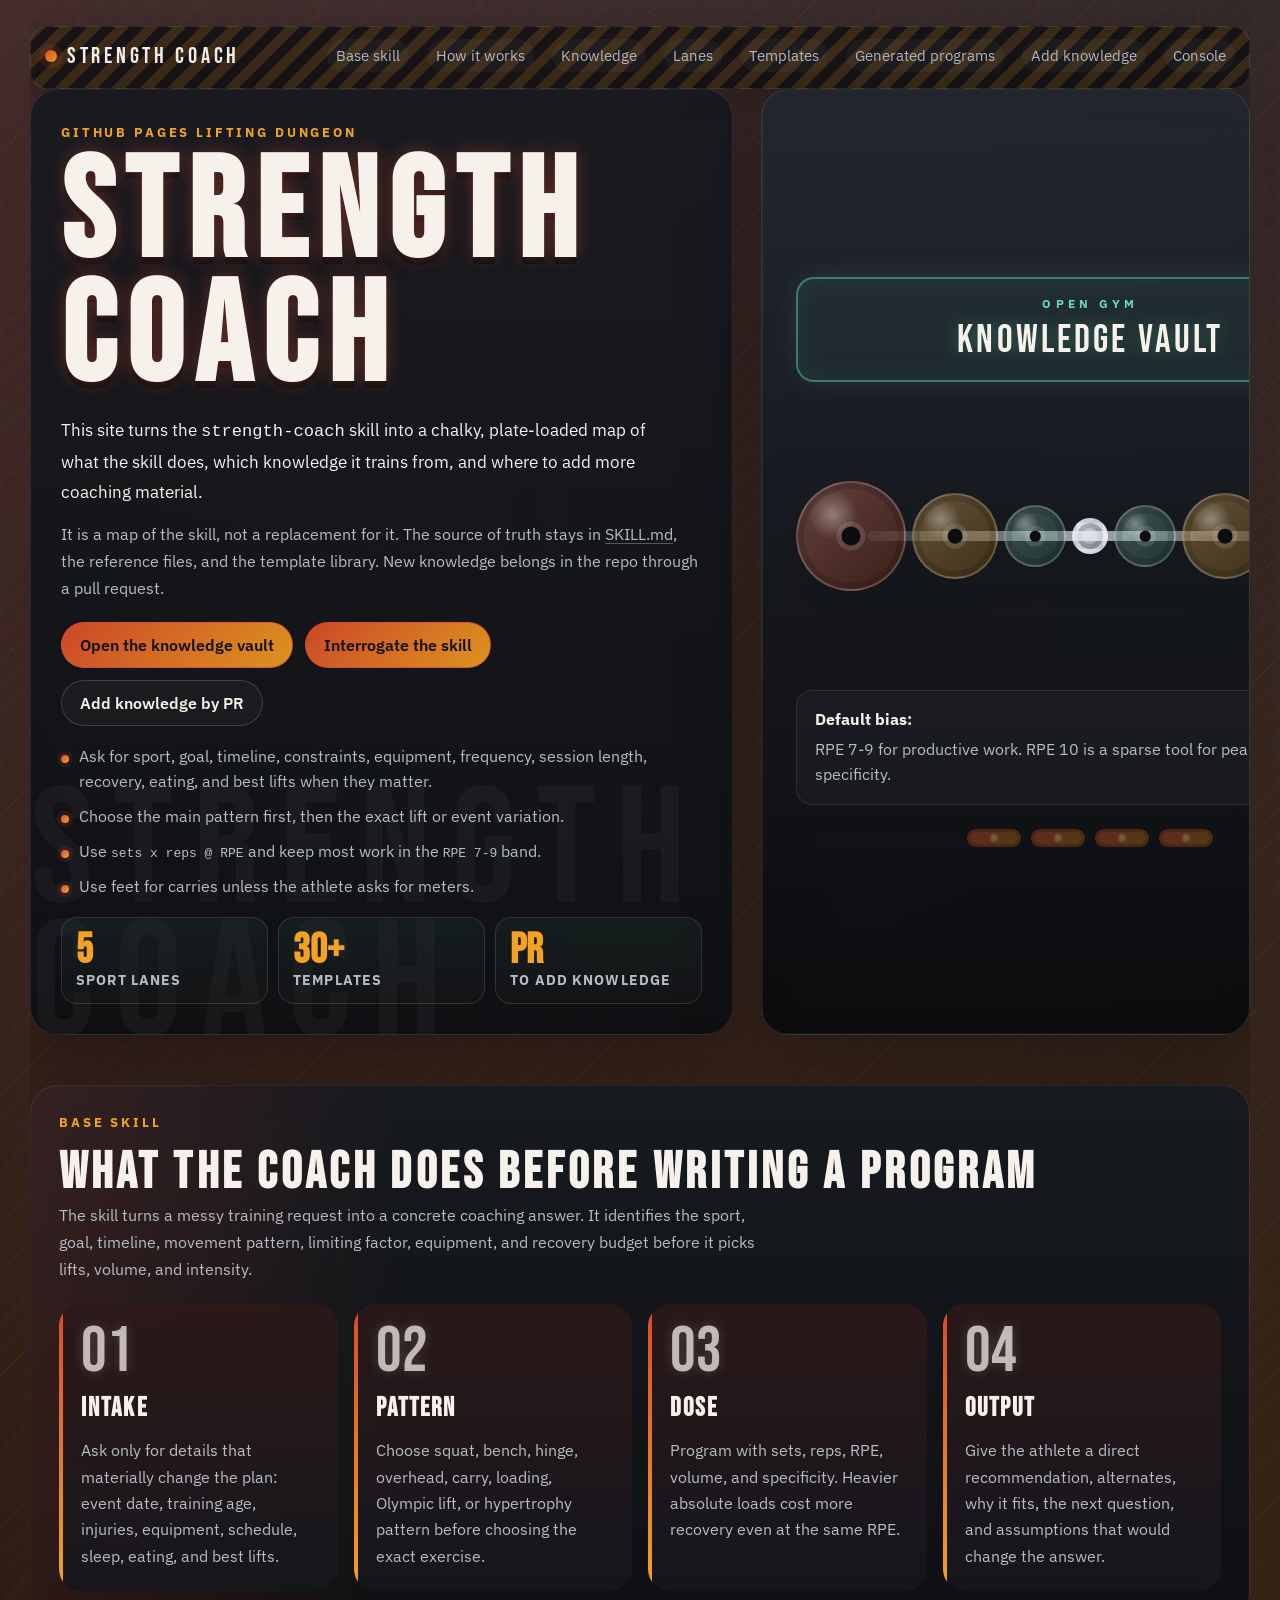
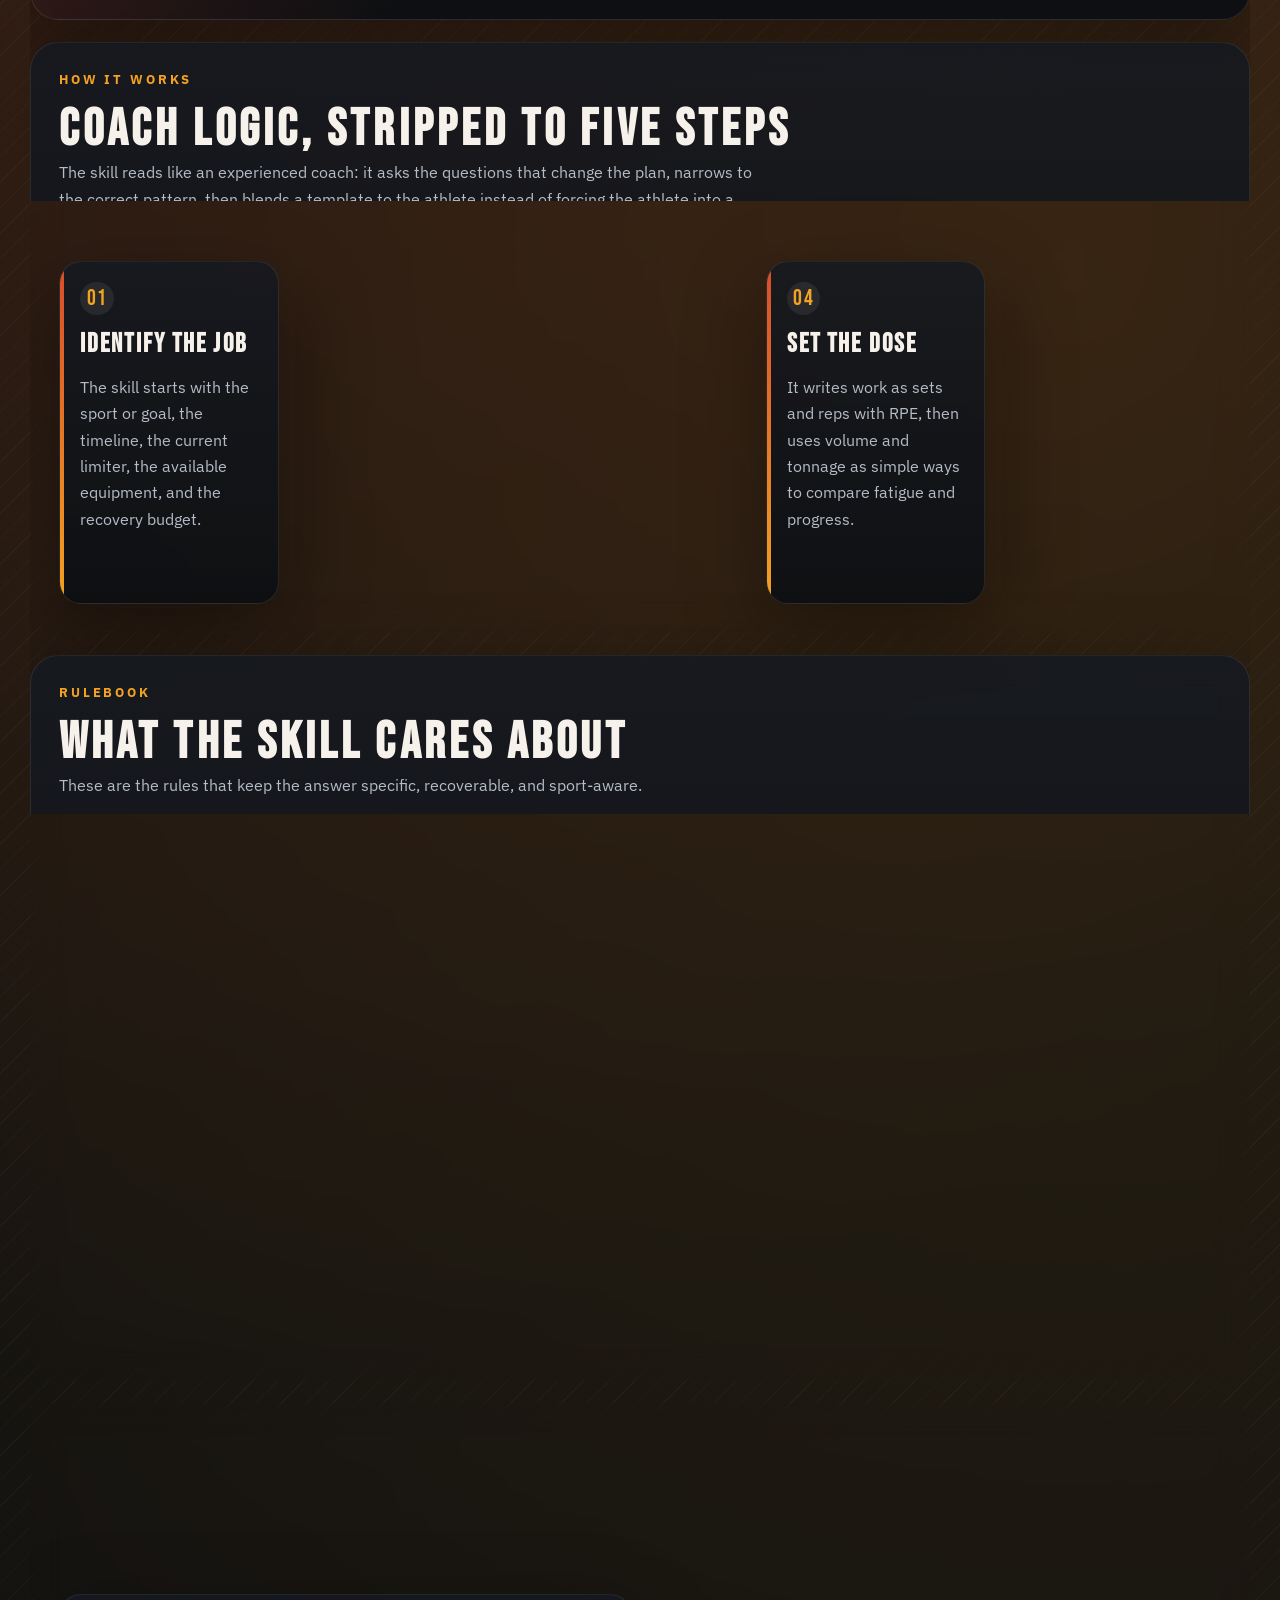
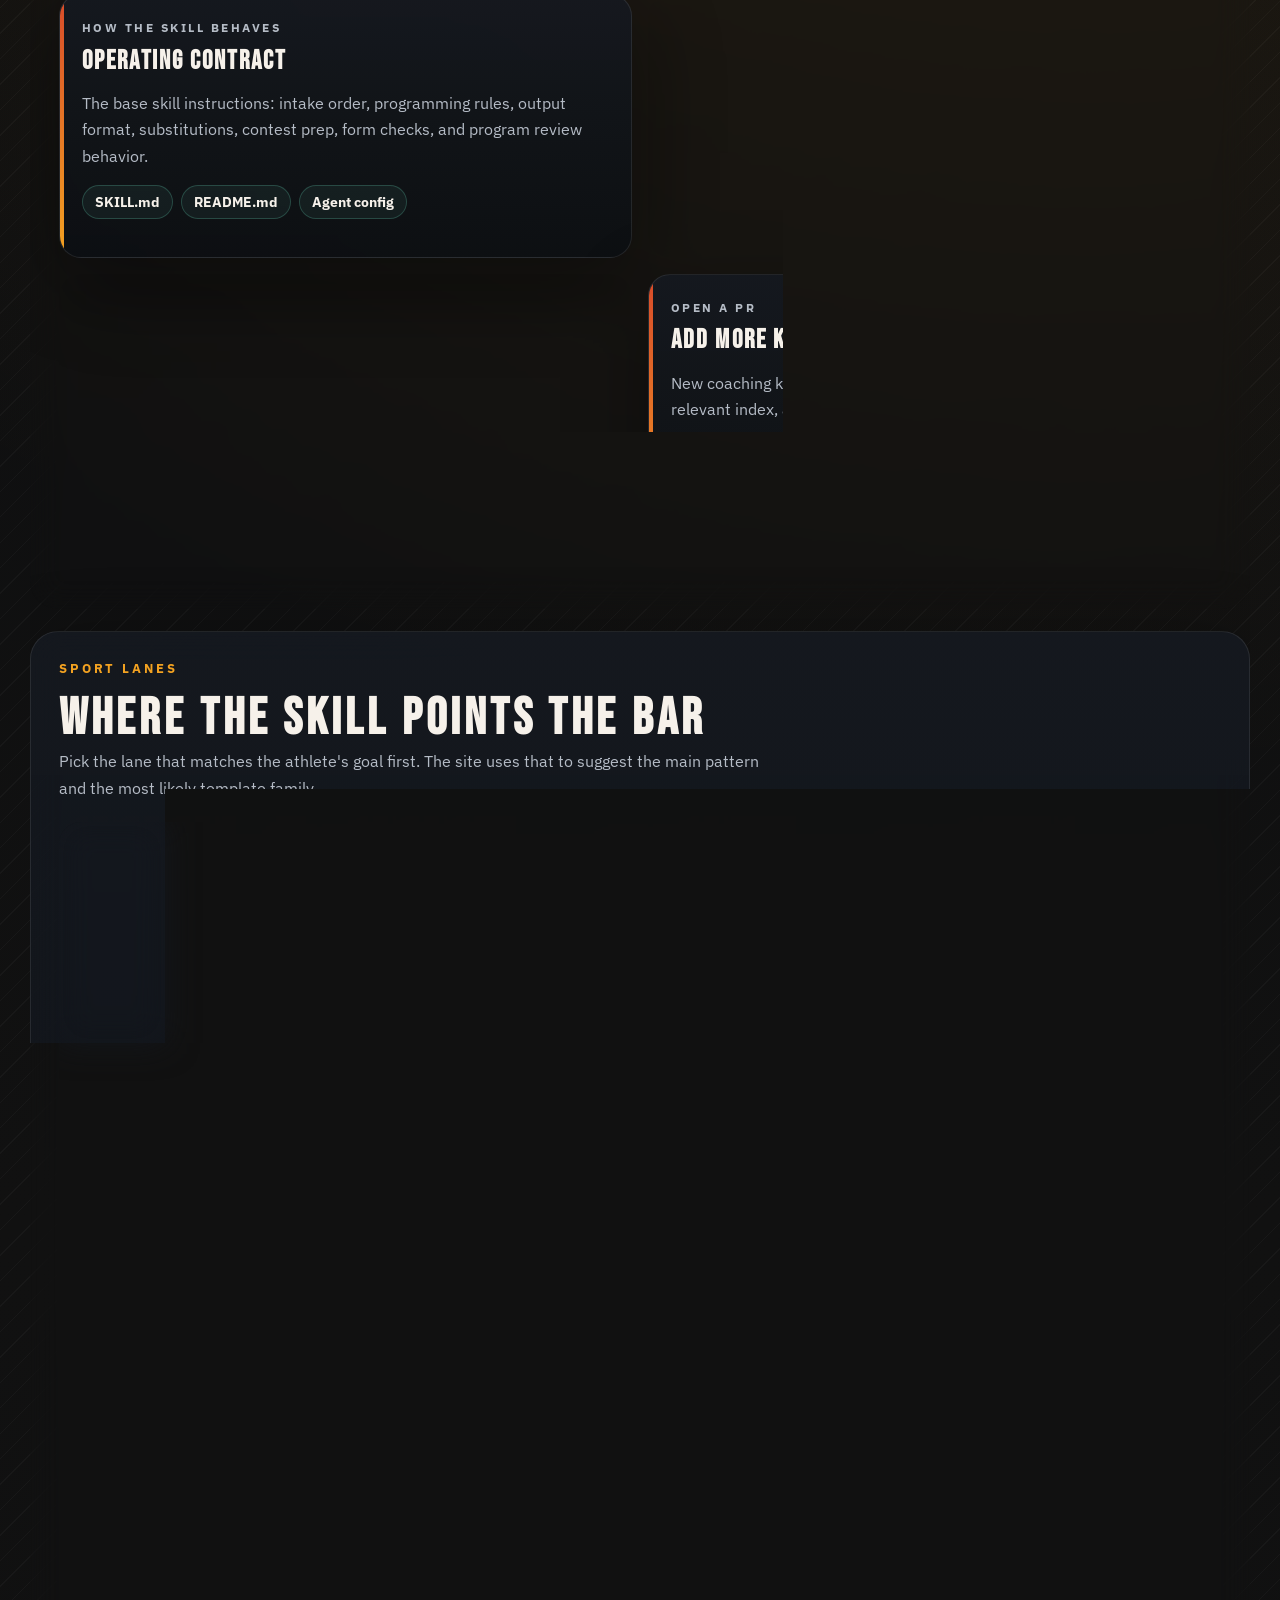
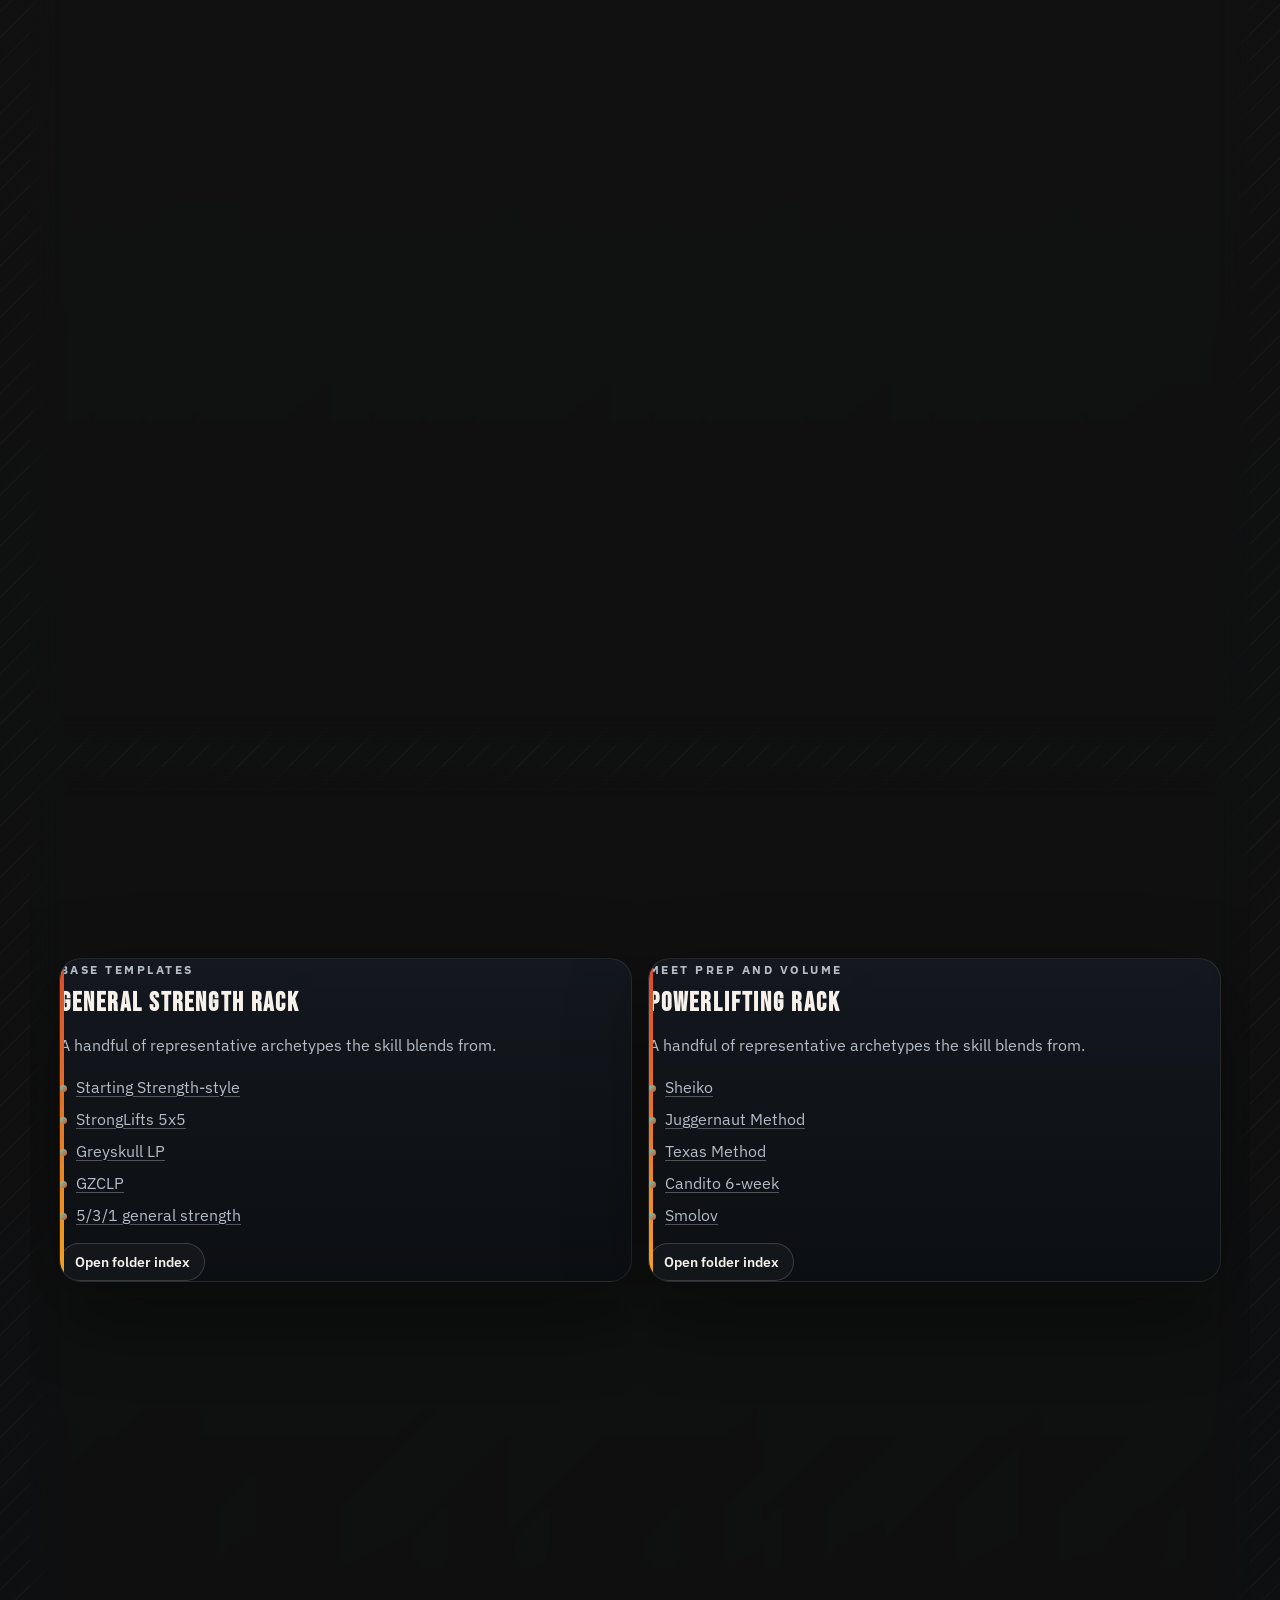
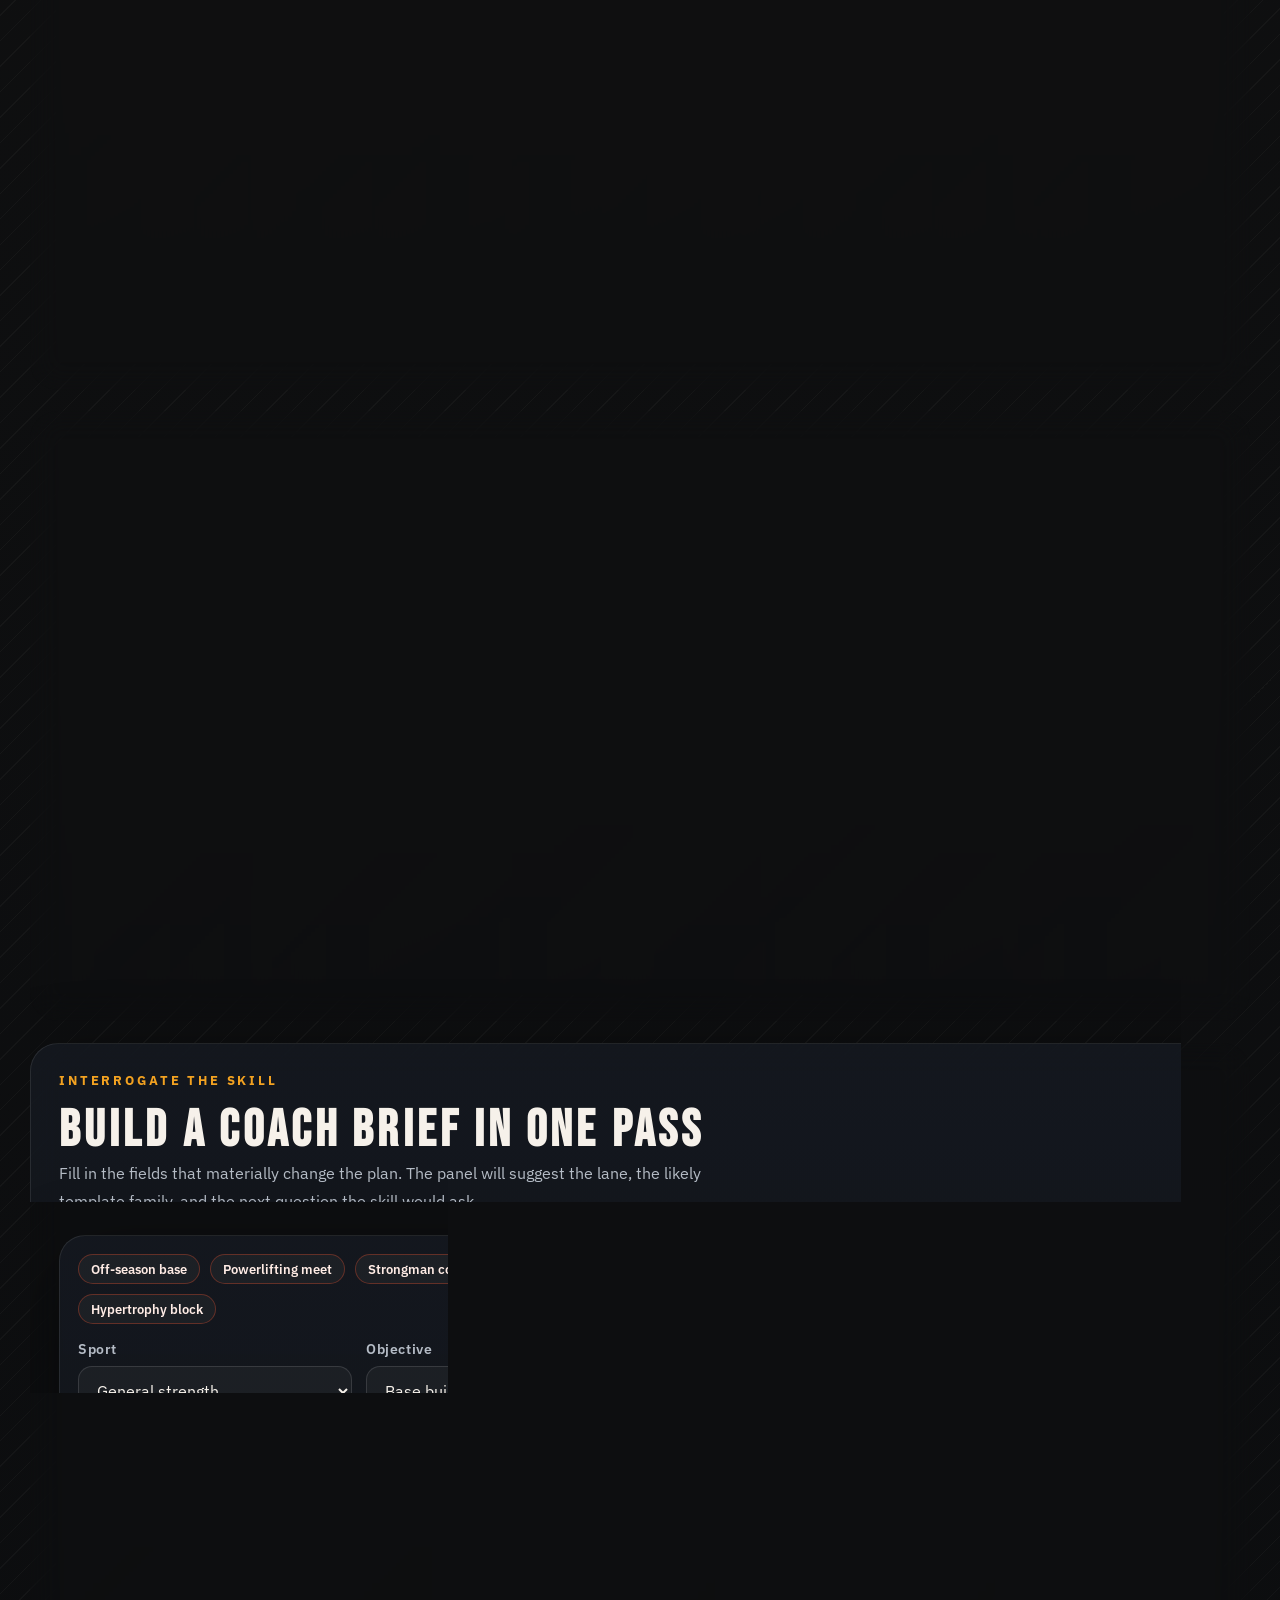
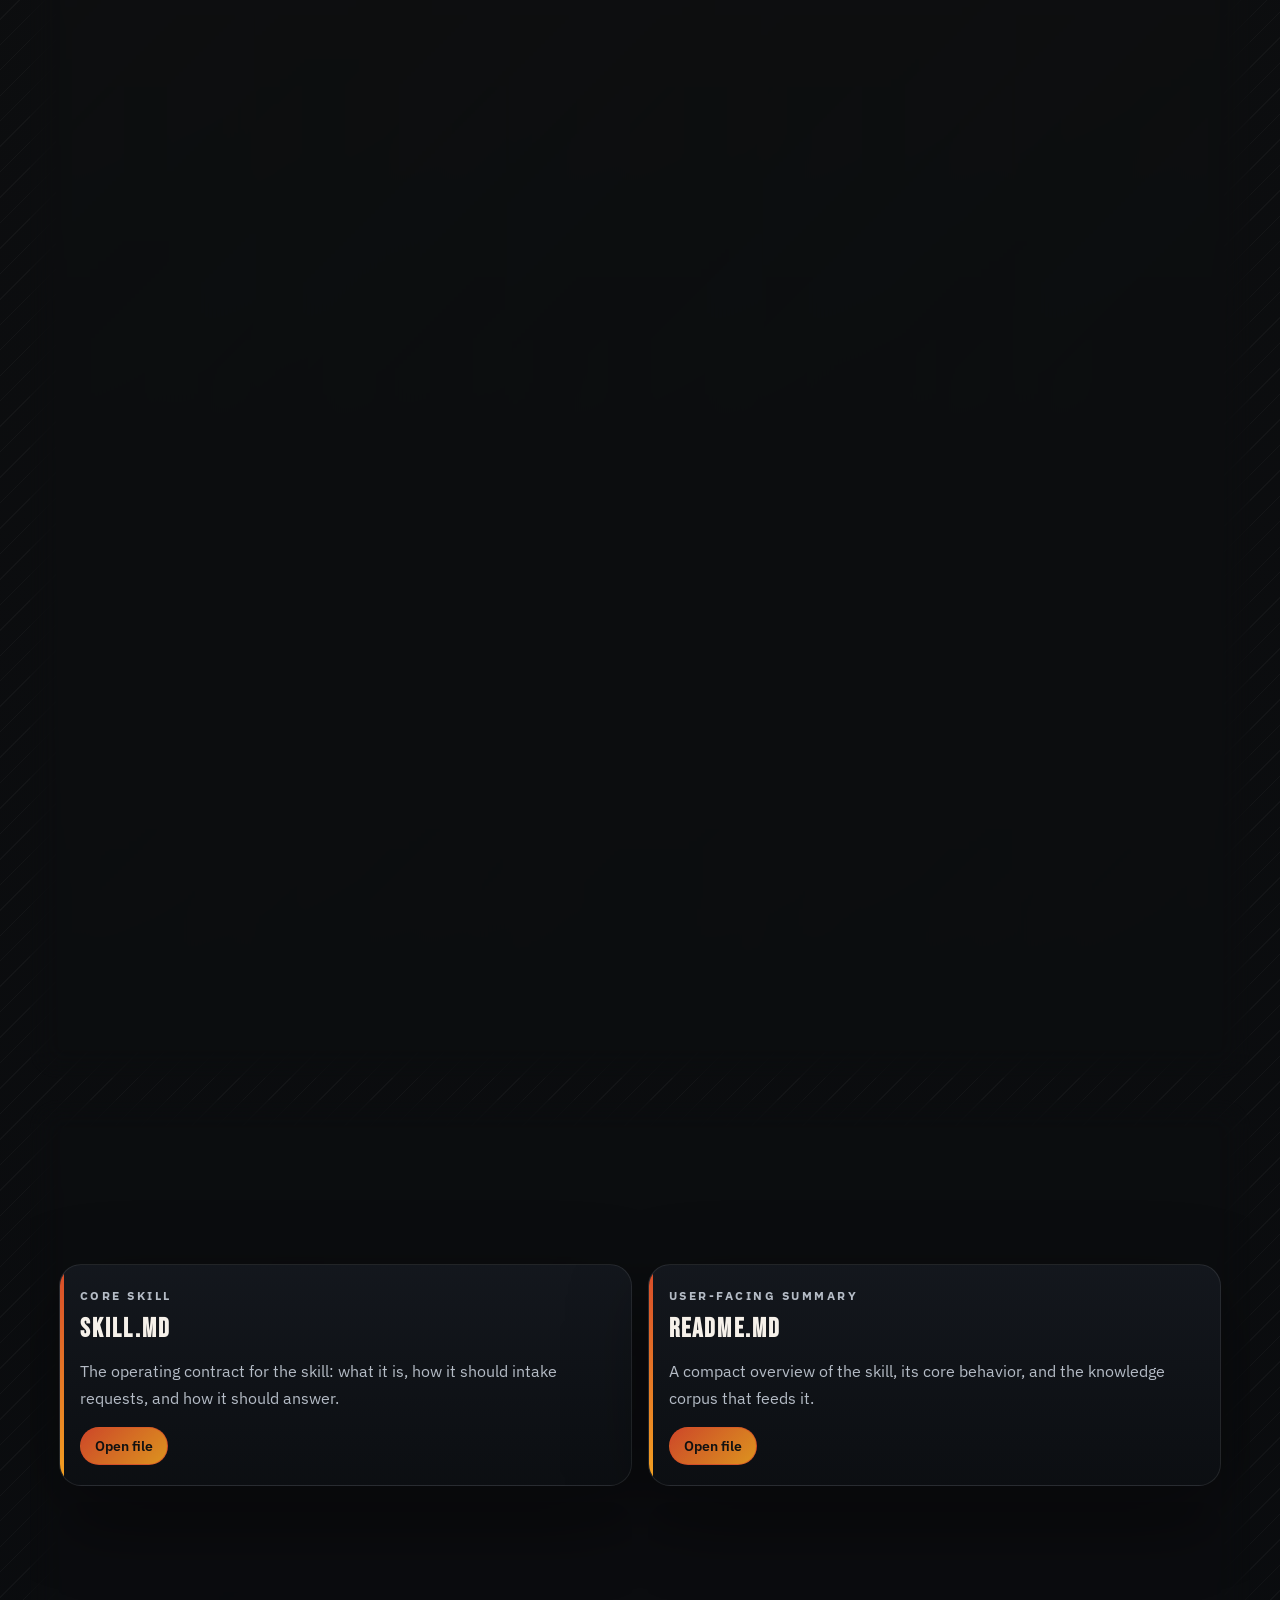
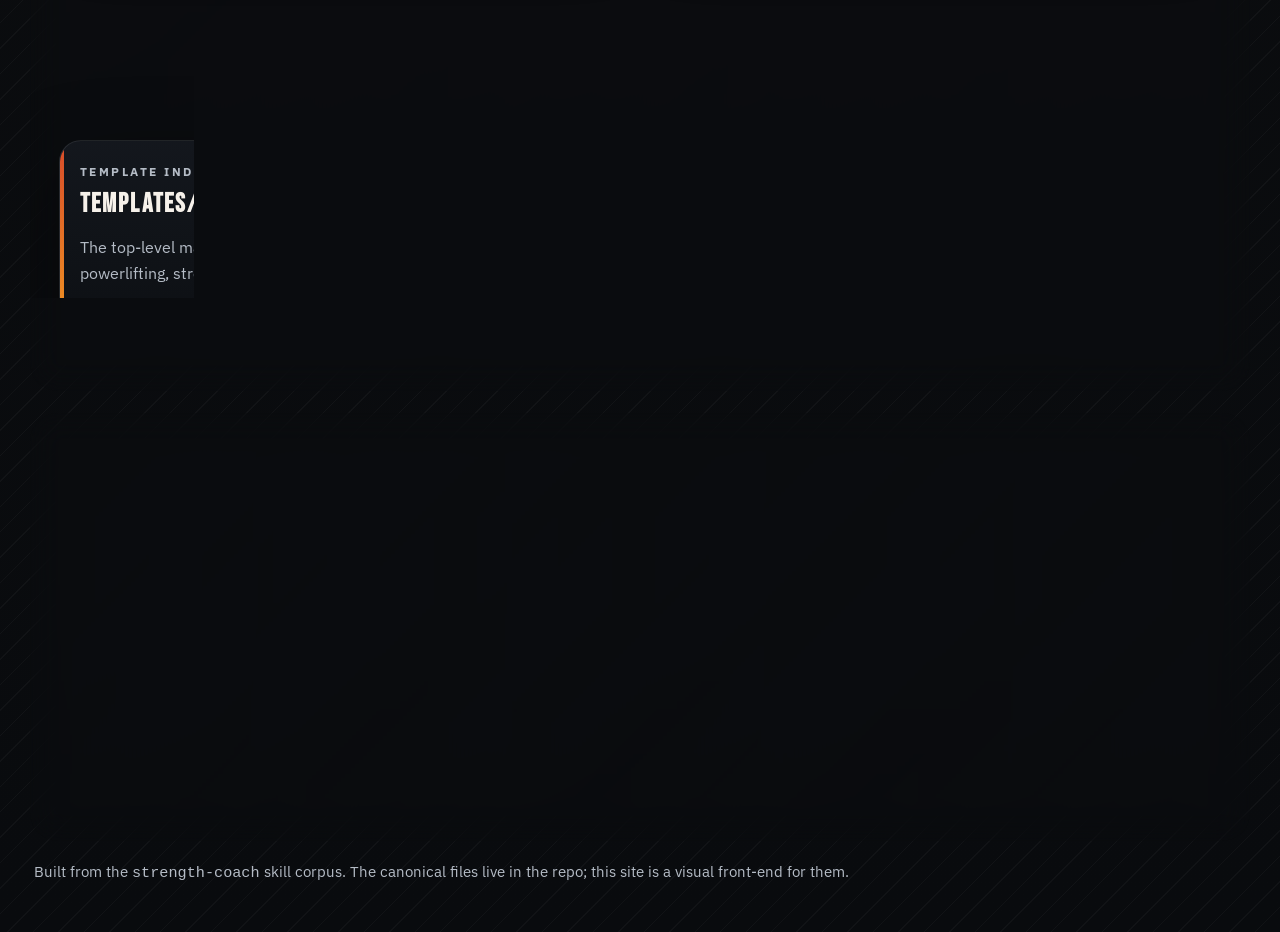
<file: index.html>
<!DOCTYPE html>
<html lang="en">
<head>
  <meta charset="UTF-8">
  <meta name="viewport" content="width=device-width, initial-scale=1.0">
  <meta name="description" content="A loud gym-floor GitHub Pages site for the strength-coach skill, its knowledge base, and contribution path.">
  <meta name="theme-color" content="#bf3b22">
  <meta property="og:title" content="Strength Coach Atlas">
  <meta property="og:description" content="Explore the strength-coach skill, its rules, its knowledge vault, its templates, and how to add more knowledge by PR.">
  <title>Strength Coach Atlas</title>
  <link rel="preconnect" href="https://fonts.googleapis.com">
  <link rel="preconnect" href="https://fonts.gstatic.com" crossorigin>
  <link href="https://fonts.googleapis.com/css2?family=Bebas+Neue&family=IBM+Plex+Sans:wght@400;500;600;700&display=swap" rel="stylesheet">
  <link rel="stylesheet" href="styles.css">
</head>
<body>
  <div class="backdrop backdrop--grid" aria-hidden="true"></div>
  <div class="backdrop backdrop--rings" aria-hidden="true"></div>

  <div class="page">
    <header class="hero" id="top">
      <nav class="topbar" aria-label="Primary">
        <a class="brand" href="#top">Strength Coach</a>
        <div class="topbar__links">
          <a href="#base-skill">Base skill</a>
          <a href="#how">How it works</a>
          <a href="#knowledge">Knowledge</a>
          <a href="#lanes">Lanes</a>
          <a href="#templates">Templates</a>
          <a href="#generated-programs">Generated programs</a>
          <a href="#contribute">Add knowledge</a>
          <a href="#console">Console</a>
        </div>
      </nav>

      <div class="hero__grid">
        <div class="hero__copy">
          <p class="eyebrow">GitHub Pages lifting dungeon</p>
          <h1>Strength Coach</h1>
          <p class="lede">
            This site turns the <code>strength-coach</code> skill into a chalky, plate-loaded map of what the skill does,
            which knowledge it trains from, and where to add more coaching material.
          </p>

          <p class="hero__note">
            It is a map of the skill, not a replacement for it. The source of truth stays in
            <a href="https://github.com/ryanbieber/strength-coach/blob/main/SKILL.md" target="_blank" rel="noreferrer">SKILL.md</a>,
            the reference files, and the template library. New knowledge belongs in the repo through a pull request.
          </p>

          <div class="hero__actions">
            <a class="button button--primary" href="#knowledge">Open the knowledge vault</a>
            <a class="button button--primary" href="#console">Interrogate the skill</a>
            <a class="button" href="#contribute">Add knowledge by PR</a>
          </div>

          <ul class="hero__bullets" aria-label="Core rules">
            <li>Ask for sport, goal, timeline, constraints, equipment, frequency, session length, recovery, eating, and best lifts when they matter.</li>
            <li>Choose the main pattern first, then the exact lift or event variation.</li>
            <li>Use <code>sets x reps @ RPE</code> and keep most work in the <code>RPE 7-9</code> band.</li>
            <li>Use feet for carries unless the athlete asks for meters.</li>
          </ul>

          <div class="hero__meters" aria-label="Skill coverage">
            <div>
              <strong>5</strong>
              <span>sport lanes</span>
            </div>
            <div>
              <strong>30+</strong>
              <span>templates</span>
            </div>
            <div>
              <strong>PR</strong>
              <span>to add knowledge</span>
            </div>
          </div>
        </div>

        <div class="hero__platewall">
          <div class="gym-sign" aria-hidden="true">
            <span>Open Gym</span>
            <strong>Knowledge Vault</strong>
          </div>
          <div class="barbell">
            <span class="plate plate--xl"></span>
            <span class="plate plate--lg"></span>
            <span class="plate plate--md"></span>
            <span class="sleeve"></span>
            <span class="plate plate--md"></span>
            <span class="plate plate--lg"></span>
            <span class="plate plate--xl"></span>
          </div>
          <div class="hero__callout">
            <strong>Default bias:</strong>
            <span>RPE 7-9 for productive work. RPE 10 is a sparse tool for peaking and specificity.</span>
          </div>
          <div class="plate-stack" aria-hidden="true">
            <span></span>
            <span></span>
            <span></span>
            <span></span>
          </div>
        </div>
      </div>
    </header>

    <main>
      <section class="section section--poster" id="base-skill">
        <div class="section__heading">
          <p class="eyebrow">Base skill</p>
          <h2>What the coach does before writing a program</h2>
          <p class="section__lede">
            The skill turns a messy training request into a concrete coaching answer. It identifies the sport, goal, timeline,
            movement pattern, limiting factor, equipment, and recovery budget before it picks lifts, volume, and intensity.
          </p>
        </div>
        <div class="poster-grid">
          <article class="poster-card">
            <span>01</span>
            <h3>Intake</h3>
            <p>Ask only for details that materially change the plan: event date, training age, injuries, equipment, schedule, sleep, eating, and best lifts.</p>
          </article>
          <article class="poster-card">
            <span>02</span>
            <h3>Pattern</h3>
            <p>Choose squat, bench, hinge, overhead, carry, loading, Olympic lift, or hypertrophy pattern before choosing the exact exercise.</p>
          </article>
          <article class="poster-card">
            <span>03</span>
            <h3>Dose</h3>
            <p>Program with sets, reps, RPE, volume, and specificity. Heavier absolute loads cost more recovery even at the same RPE.</p>
          </article>
          <article class="poster-card">
            <span>04</span>
            <h3>Output</h3>
            <p>Give the athlete a direct recommendation, alternates, why it fits, the next question, and assumptions that would change the answer.</p>
          </article>
        </div>
      </section>

      <section class="section" id="how">
        <div class="section__heading">
          <p class="eyebrow">How it works</p>
          <h2>Coach logic, stripped to five steps</h2>
          <p class="section__lede">
            The skill reads like an experienced coach: it asks the questions that change the plan,
            narrows to the correct pattern, then blends a template to the athlete instead of forcing the athlete into a template.
          </p>
        </div>
        <div id="how-grid" class="card-grid"></div>
      </section>

      <section class="section" id="rules">
        <div class="section__heading">
          <p class="eyebrow">Rulebook</p>
          <h2>What the skill cares about</h2>
          <p class="section__lede">
            These are the rules that keep the answer specific, recoverable, and sport-aware.
          </p>
        </div>
        <div id="rules-grid" class="card-grid card-grid--three"></div>
      </section>

      <section class="section section--vault" id="knowledge">
        <div class="section__heading">
          <p class="eyebrow">Knowledge vault</p>
          <h2>Open the files that feed the coach</h2>
          <p class="section__lede">
            The site links straight to the reference files and template folders. If a coaching method, event family, or replacement rule should exist here,
            add it to the repo and open a pull request.
          </p>
        </div>
        <div id="knowledge-grid" class="knowledge-grid"></div>
      </section>

      <section class="section" id="lanes">
        <div class="section__heading">
          <p class="eyebrow">Sport lanes</p>
          <h2>Where the skill points the bar</h2>
          <p class="section__lede">
            Pick the lane that matches the athlete's goal first. The site uses that to suggest the main pattern and the most likely template family.
          </p>
        </div>
        <div id="lanes-grid" class="lane-grid"></div>
      </section>

      <section class="section" id="templates">
        <div class="section__heading">
          <p class="eyebrow">Template rack</p>
          <h2>The archives the skill blends from</h2>
          <p class="section__lede">
            These are the ingested archetypes and example programs behind the skill. The site links to the source files directly on GitHub.
          </p>
        </div>
        <div id="templates-grid" class="template-grid"></div>
      </section>

      <section class="section" id="generated-programs">
        <div class="section__heading">
          <p class="eyebrow">Generated programs</p>
          <h2>Example outputs from real prompts</h2>
          <p class="section__lede">
            Finished programs generated with the skill, kept as readable examples and downloadable training logs.
          </p>
        </div>
        <div id="generated-programs-grid" class="generated-grid"></div>
      </section>

      <section class="section" id="console">
        <div class="section__heading">
          <p class="eyebrow">Interrogate the skill</p>
          <h2>Build a coach brief in one pass</h2>
          <p class="section__lede">
            Fill in the fields that materially change the plan. The panel will suggest the lane, the likely template family, and the next question the skill would ask.
          </p>
        </div>

        <div class="console">
          <form id="brief-form" class="brief-form">
            <div class="brief-form__presets" aria-label="Quick presets">
              <button type="button" class="chip" data-preset="base">Off-season base</button>
              <button type="button" class="chip" data-preset="meet">Powerlifting meet</button>
              <button type="button" class="chip" data-preset="contest">Strongman contest</button>
              <button type="button" class="chip" data-preset="hypertrophy">Hypertrophy block</button>
            </div>

            <div class="brief-form__grid">
              <label class="field">
                <span>Sport</span>
                <select name="sport">
                  <option value="general-strength">General strength</option>
                  <option value="powerlifting">Powerlifting</option>
                  <option value="strongman">Strongman</option>
                  <option value="weightlifting">Weightlifting</option>
                  <option value="bodybuilding">Bodybuilding</option>
                </select>
              </label>

              <label class="field">
                <span>Objective</span>
                <select name="objective">
                  <option value="base">Base building</option>
                  <option value="build">Build phase</option>
                  <option value="peak">Peak</option>
                  <option value="contest-prep">Contest prep</option>
                  <option value="hypertrophy">Hypertrophy</option>
                  <option value="weak-point">Weak point focus</option>
                  <option value="general">General improvement</option>
                </select>
              </label>

              <label class="field field--wide">
                <span>Timeline or date</span>
                <input name="timeline" type="text" placeholder="Meet date, contest date, or training window">
              </label>

              <label class="field">
                <span>Equipment</span>
                <select name="equipment">
                  <option value="full-gym">Full gym</option>
                  <option value="barbell-only">Barbell only</option>
                  <option value="home-gym">Home gym</option>
                  <option value="implements">Strongman implements</option>
                  <option value="machines-cables">Machines and cables</option>
                  <option value="mixed">Mixed / limited</option>
                </select>
              </label>

              <label class="field">
                <span>Days per week</span>
                <select name="days">
                  <option value="3">3</option>
                  <option value="4">4</option>
                  <option value="5">5</option>
                  <option value="6">6</option>
                </select>
              </label>

              <label class="field">
                <span>Session length</span>
                <select name="session">
                  <option value="60">60 minutes</option>
                  <option value="75">75 minutes</option>
                  <option value="90">90 minutes</option>
                  <option value="120">120 minutes</option>
                </select>
              </label>

              <label class="field field--wide">
                <span>Best lifts or proxy lifts</span>
                <textarea name="bests" rows="3" placeholder="Squat 405, bench 275, deadlift 495; or closest proxy lifts if exact lifts are not available"></textarea>
              </label>

              <label class="field field--wide">
                <span>Recovery, injuries, eating, or tolerance limits</span>
                <textarea name="limits" rows="3" placeholder="Shoulder irritation on pressing, low sleep, heavy deadlifts beat me up, hard to eat enough"></textarea>
              </label>

              <label class="field field--wide">
                <span>Extra notes</span>
                <textarea name="notes" rows="3" placeholder="Anything else that matters for the block"></textarea>
              </label>
            </div>
          </form>

          <aside class="brief-output" aria-live="polite">
            <div class="brief-output__header">
              <p class="eyebrow">Suggested brief</p>
              <h3 id="brief-title">General strength base</h3>
            </div>

            <div id="brief-summary" class="brief-output__summary"></div>

            <label class="field brief-output__copy">
              <span>Copy-ready prompt</span>
              <textarea id="brief-copy" rows="10" readonly></textarea>
            </label>

            <div class="brief-output__actions">
              <button type="button" class="button button--primary" id="copy-brief">Copy brief</button>
              <button type="button" class="button" id="copy-link">Copy share link</button>
            </div>
          </aside>
        </div>
      </section>

      <section class="section" id="sources">
        <div class="section__heading">
          <p class="eyebrow">Source map</p>
          <h2>Open the files the site is built from</h2>
          <p class="section__lede">
            Use these links when you want the canonical text instead of the summary.
          </p>
        </div>
        <div id="source-grid" class="source-grid"></div>
      </section>

      <section class="section section--contribute" id="contribute">
        <div class="contribute-panel">
          <div>
            <p class="eyebrow">Add knowledge</p>
            <h2>Put new coaching material under the bar, then open a PR</h2>
            <p class="section__lede">
              To add more knowledge, edit or add Markdown in <code>references/</code> or <code>templates/</code>,
              keep the skill rules coherent, and open a pull request against <code>main</code>.
            </p>
          </div>
          <ol class="contribute-steps">
            <li>Fork or branch the repo.</li>
            <li>Add the knowledge file, template, methodology, or example program.</li>
            <li>Link it from the relevant index file so the site and skill corpus stay discoverable.</li>
            <li>Open a PR explaining the coaching use case and any assumptions.</li>
          </ol>
          <div class="contribute-actions">
            <a class="button button--primary" href="https://github.com/ryanbieber/strength-coach/compare" target="_blank" rel="noreferrer">Open a PR</a>
            <a class="button" href="https://github.com/ryanbieber/strength-coach/tree/main/templates" target="_blank" rel="noreferrer">Template folders</a>
            <a class="button" href="https://github.com/ryanbieber/strength-coach/tree/main/references" target="_blank" rel="noreferrer">Reference folders</a>
          </div>
        </div>
      </section>
    </main>

    <footer class="footer">
      <p>
        Built from the <code>strength-coach</code> skill corpus. The canonical files live in the repo; this site is a visual front-end for them.
      </p>
    </footer>
  </div>

  <script src="app.js" defer></script>
</body>
</html>
</file>
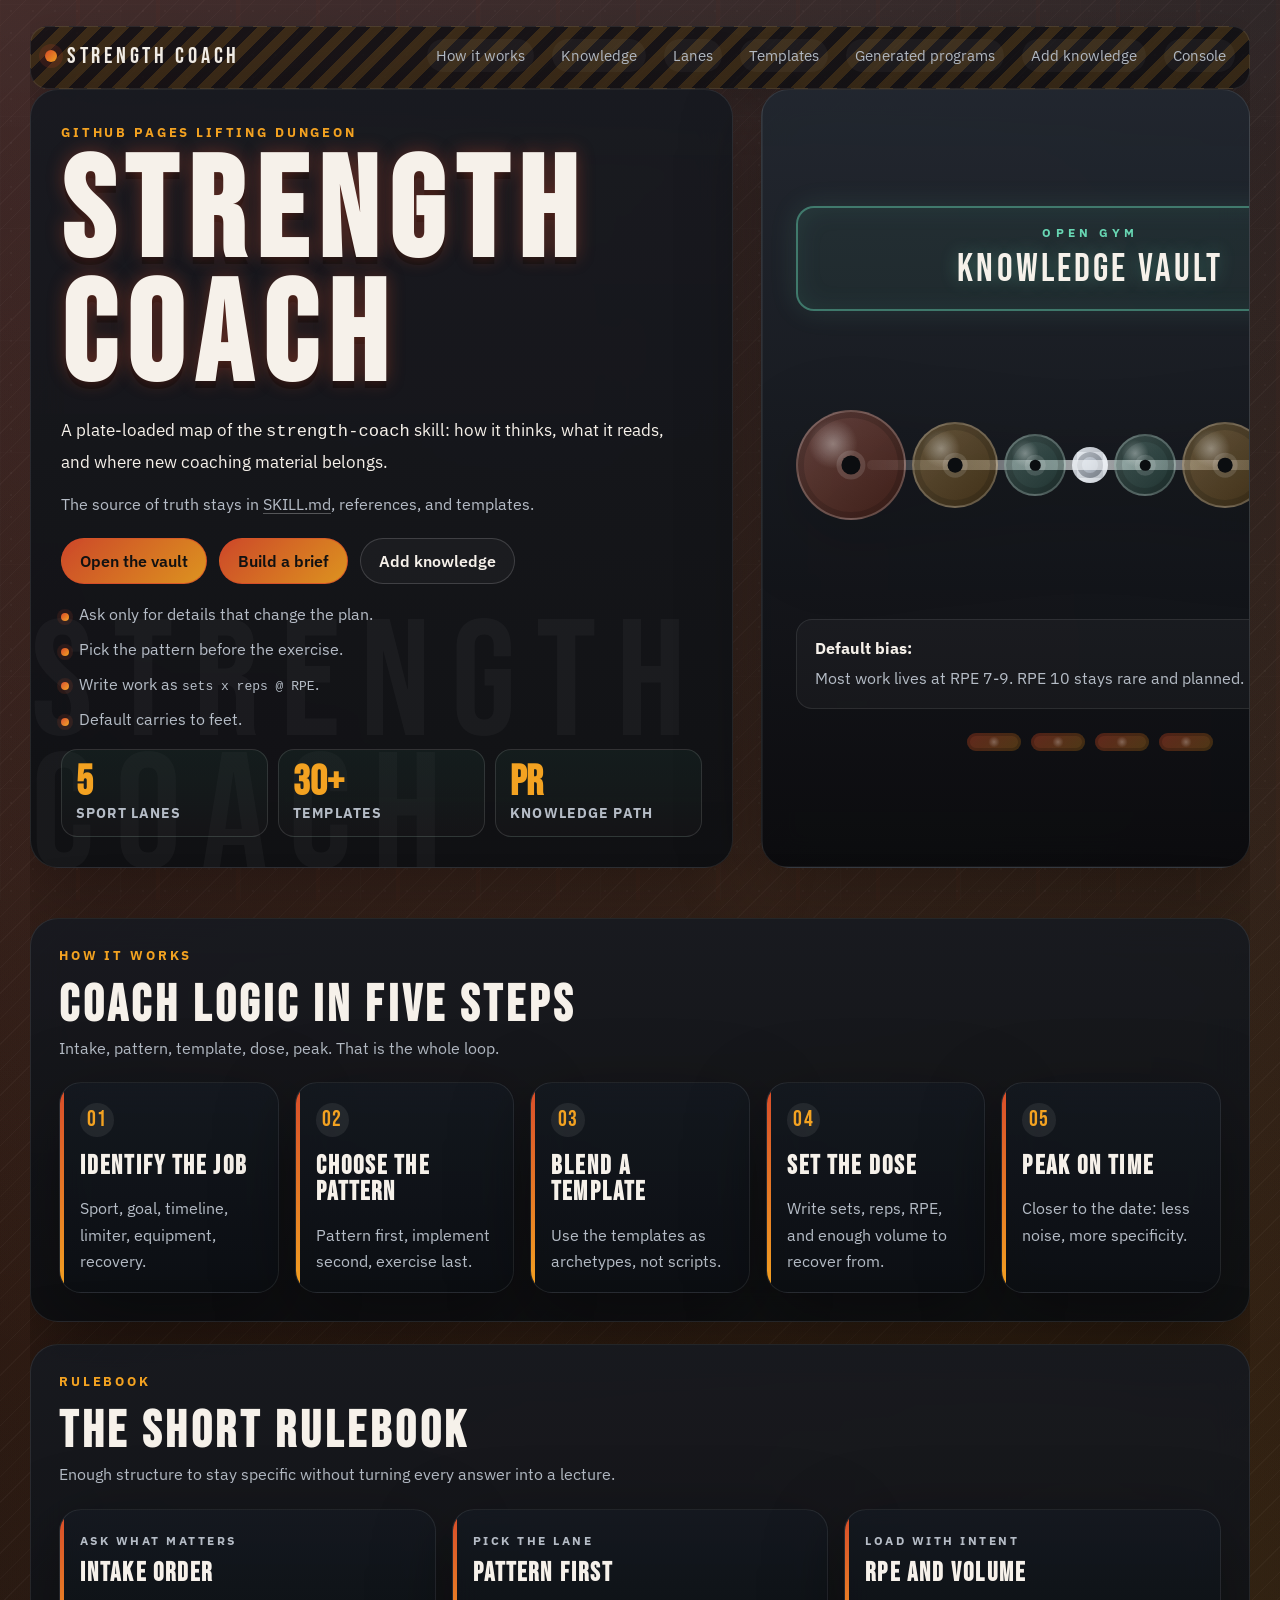
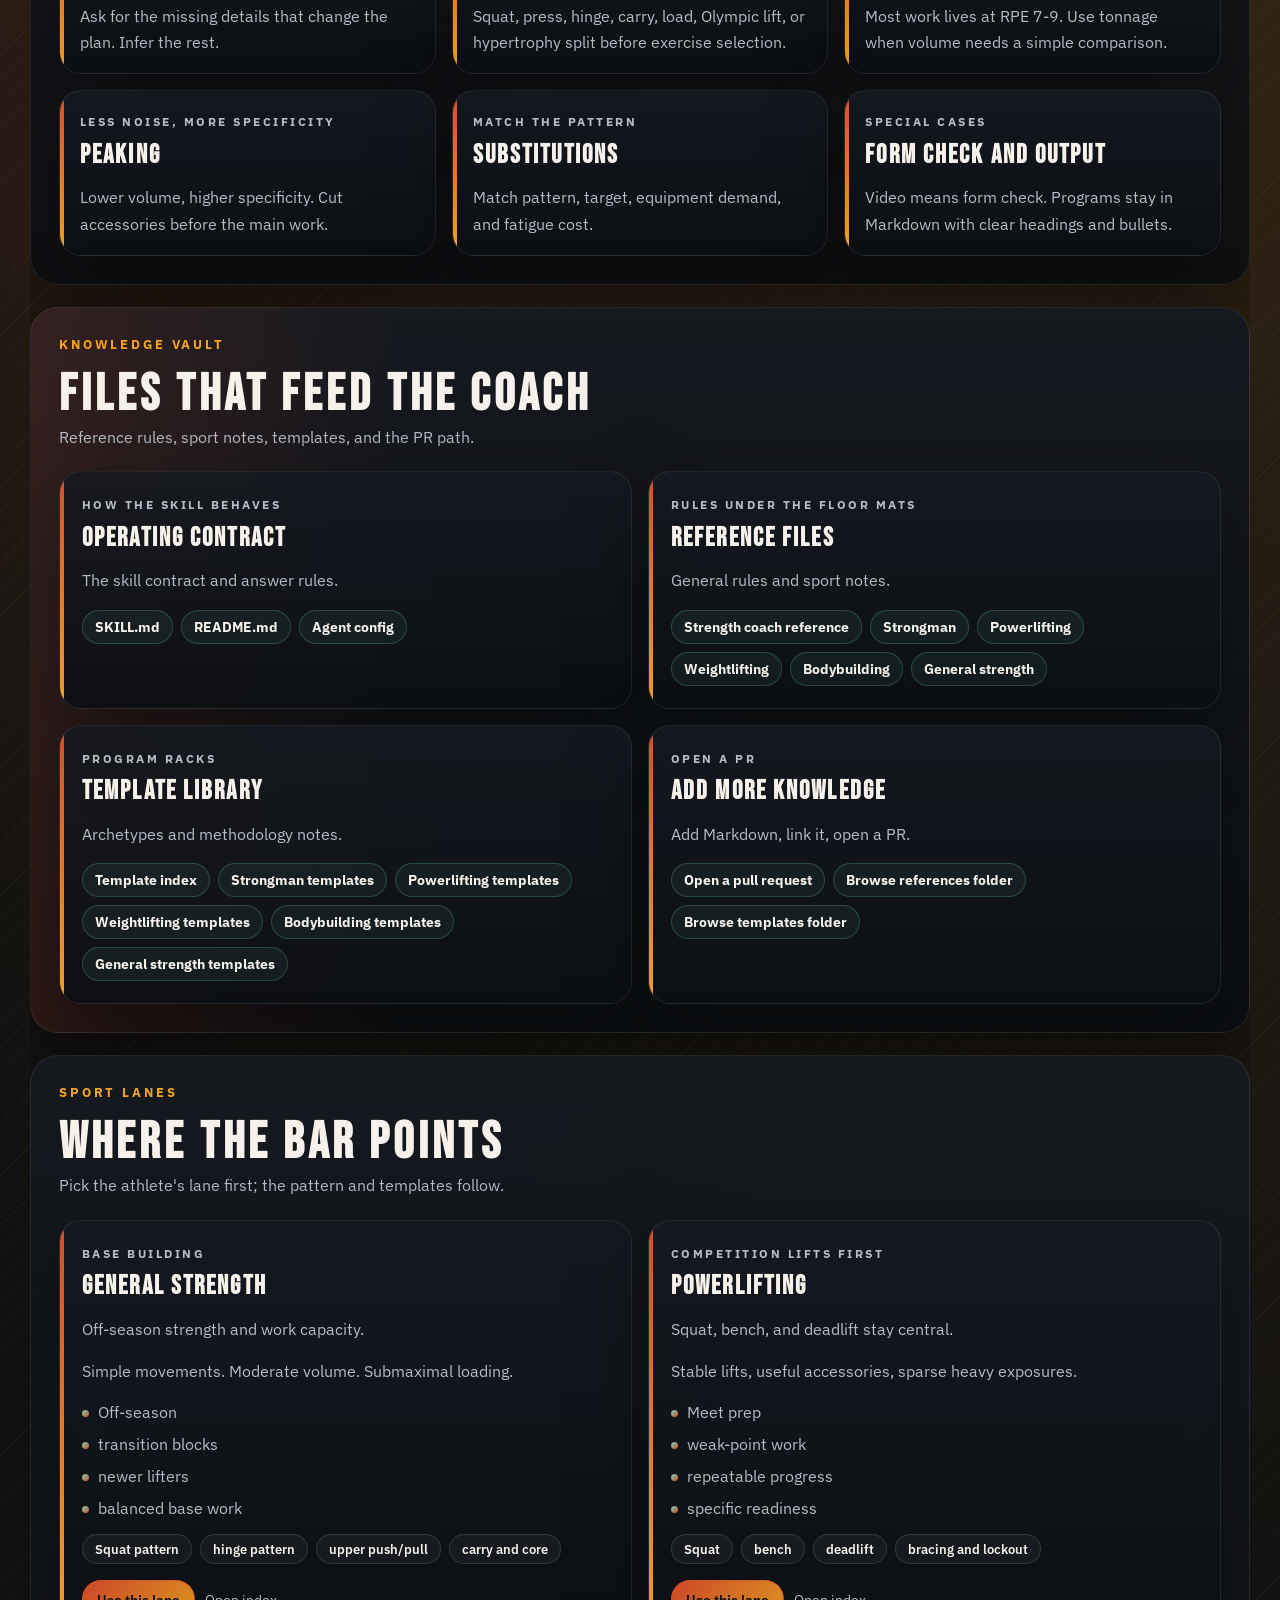
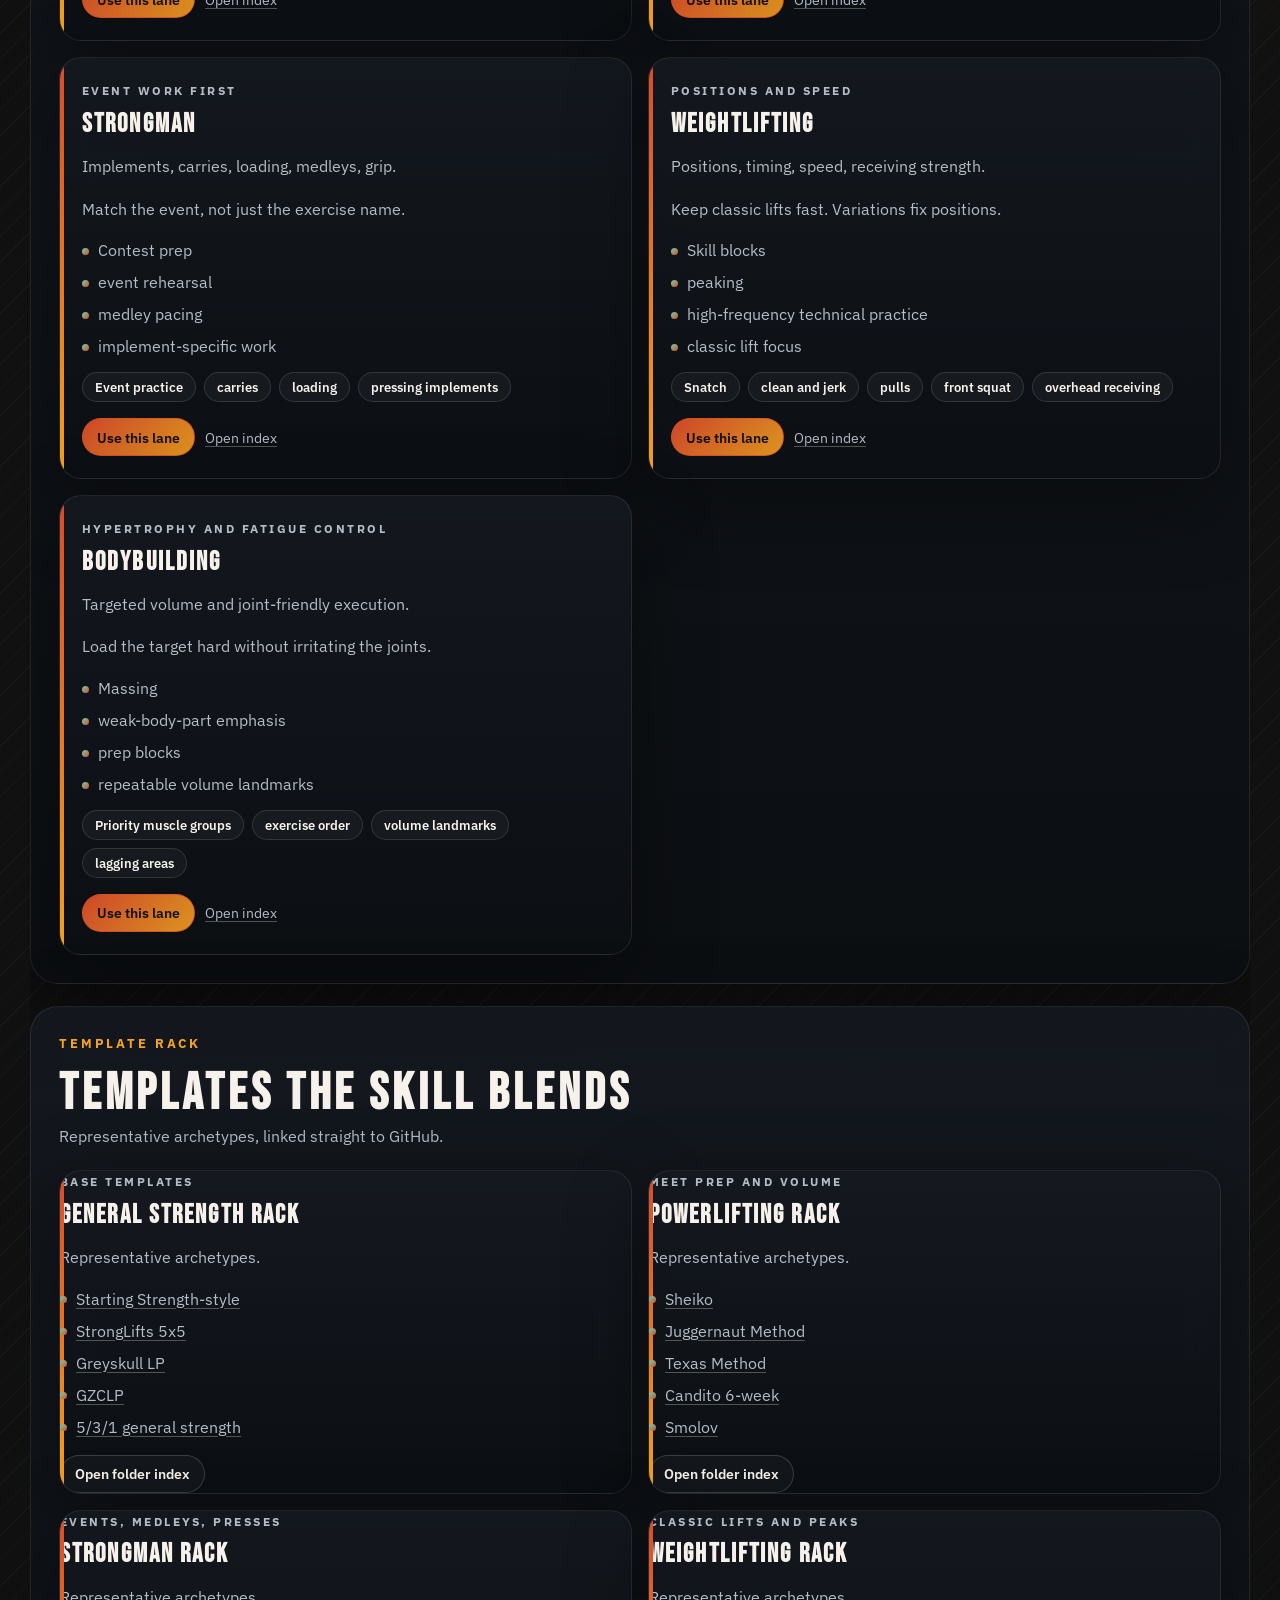
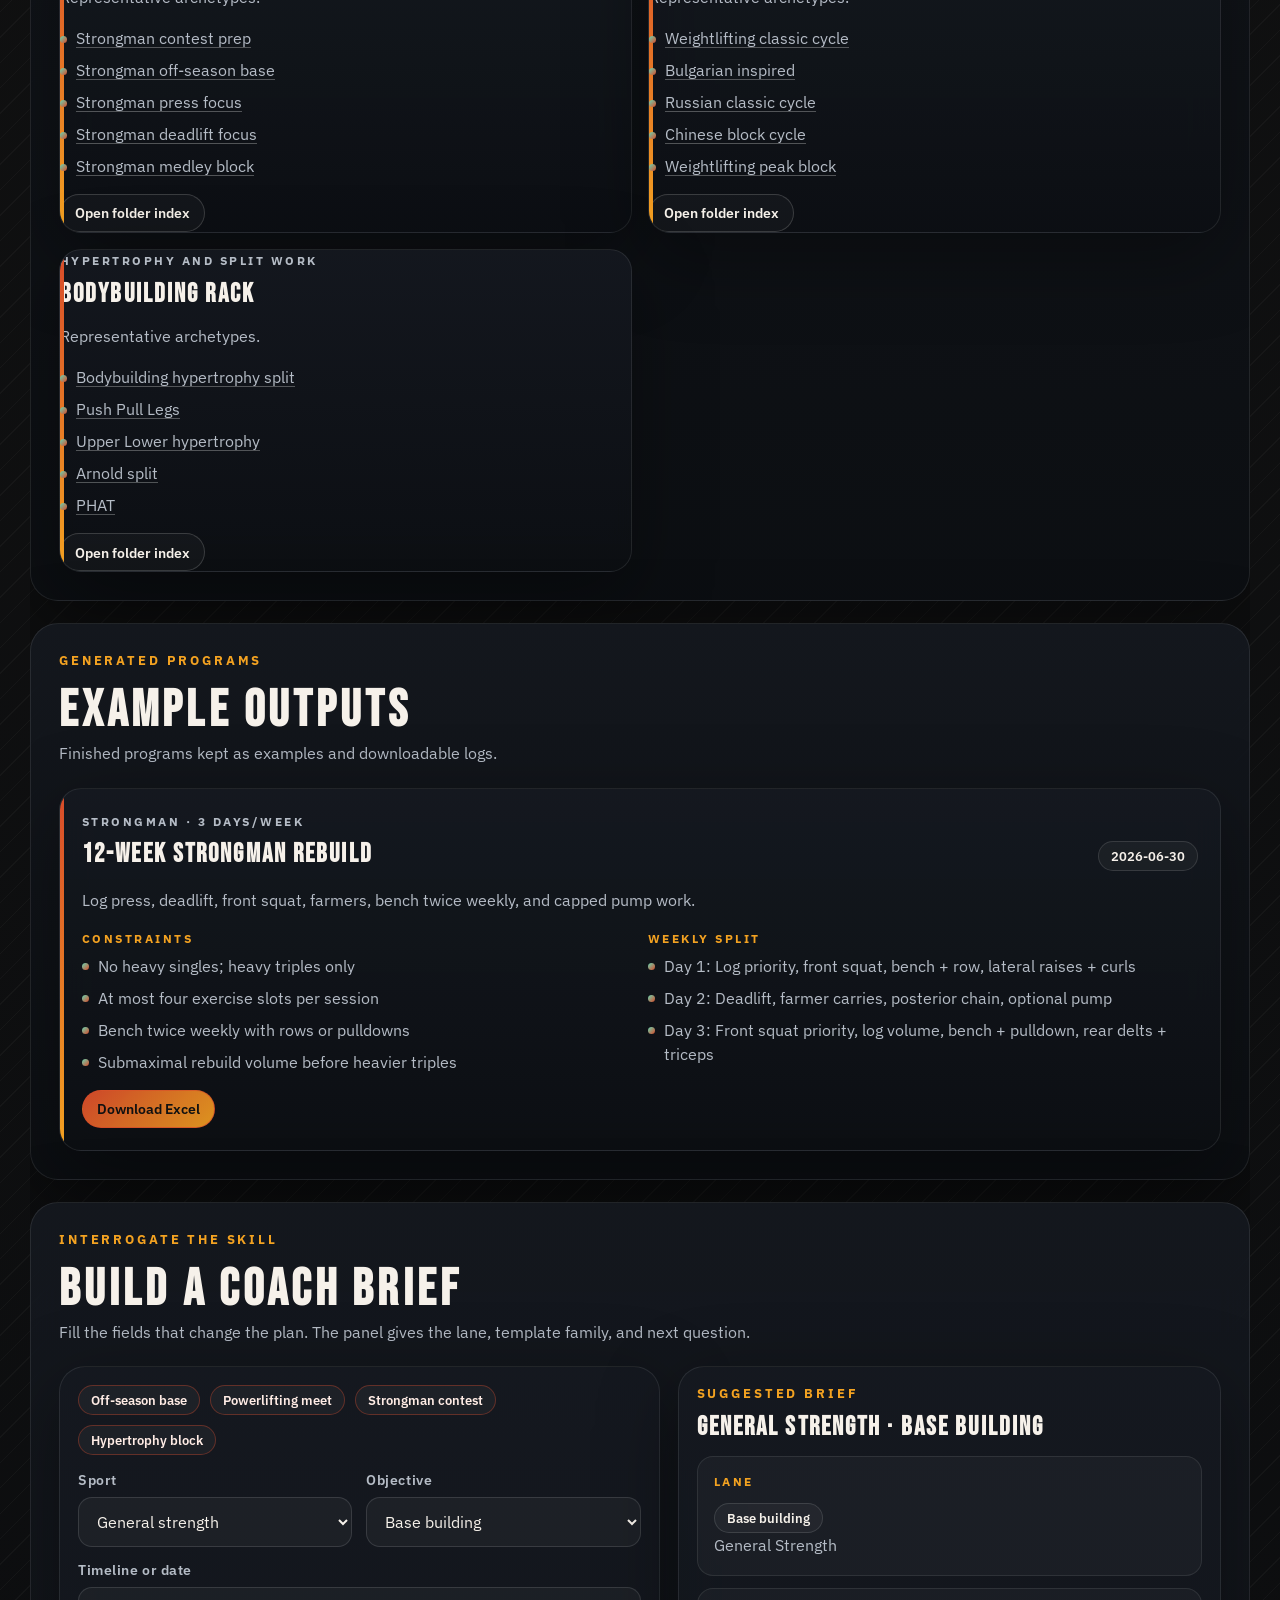
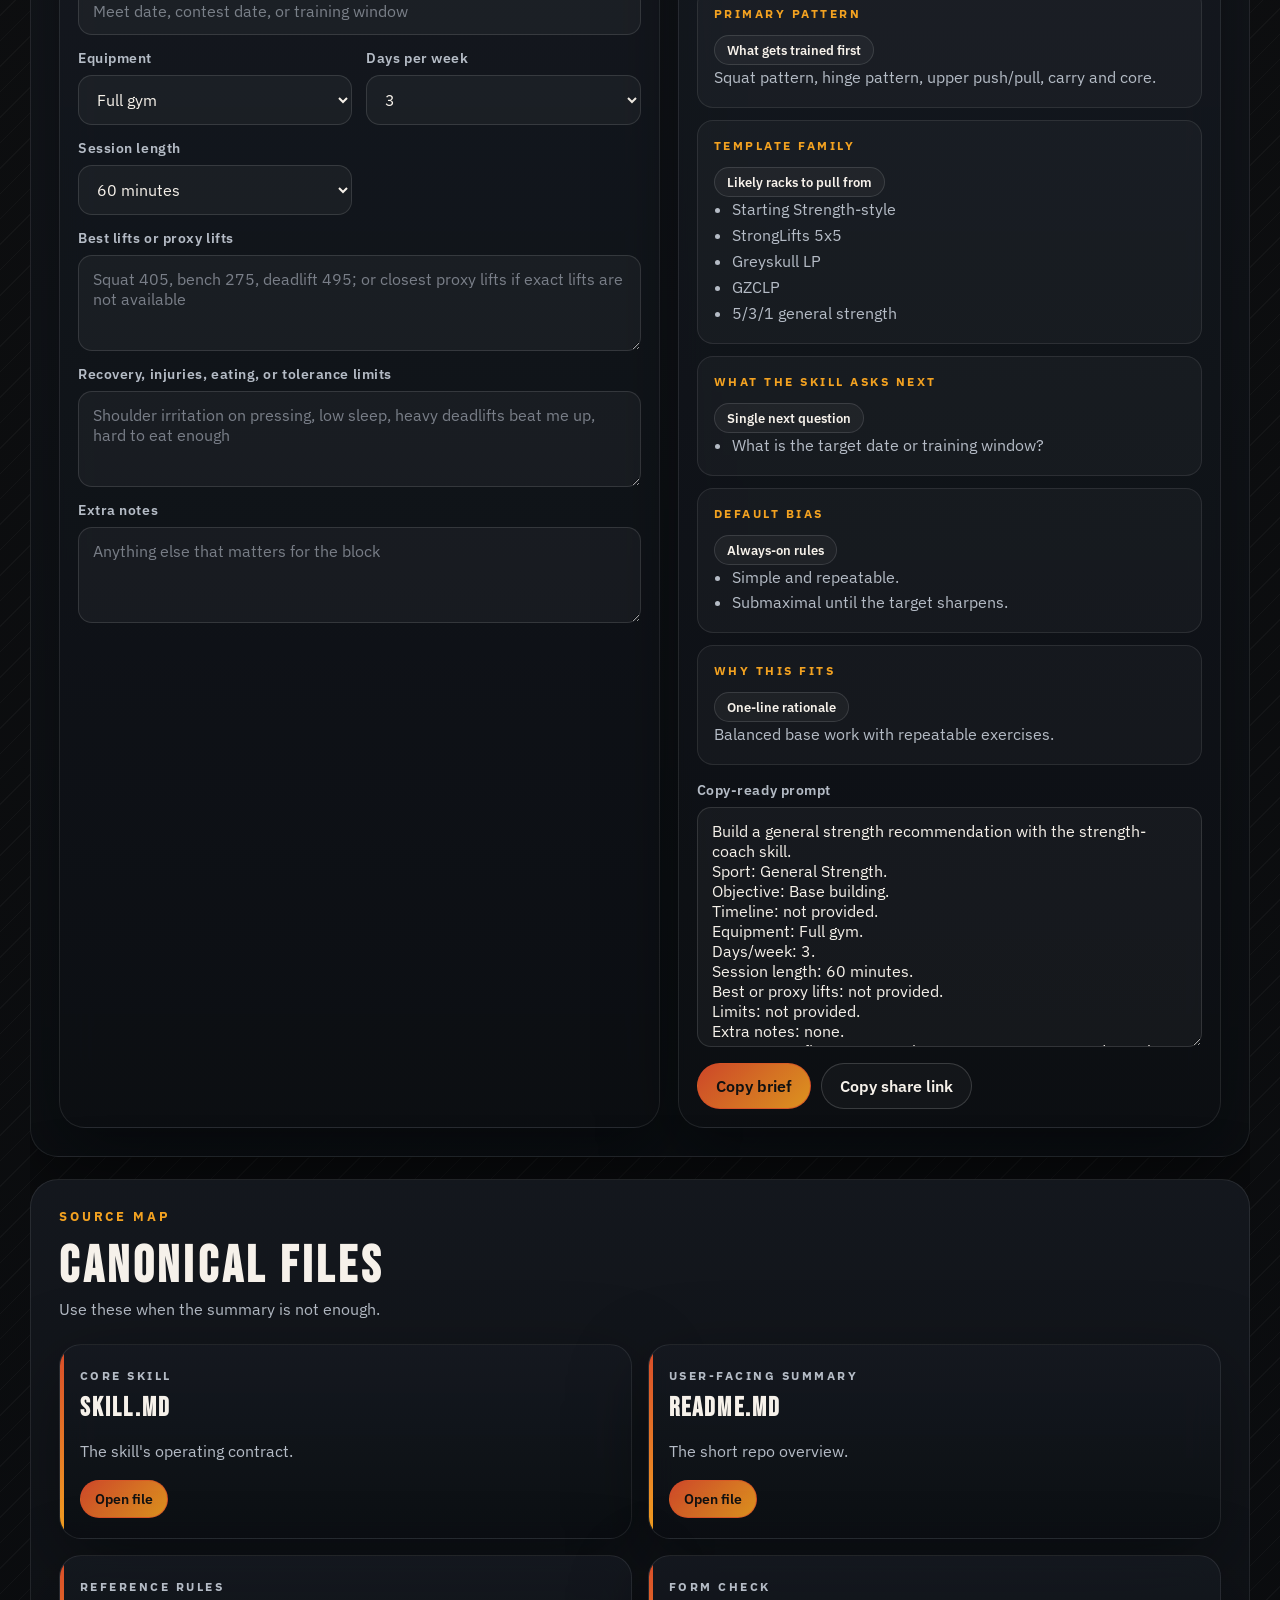
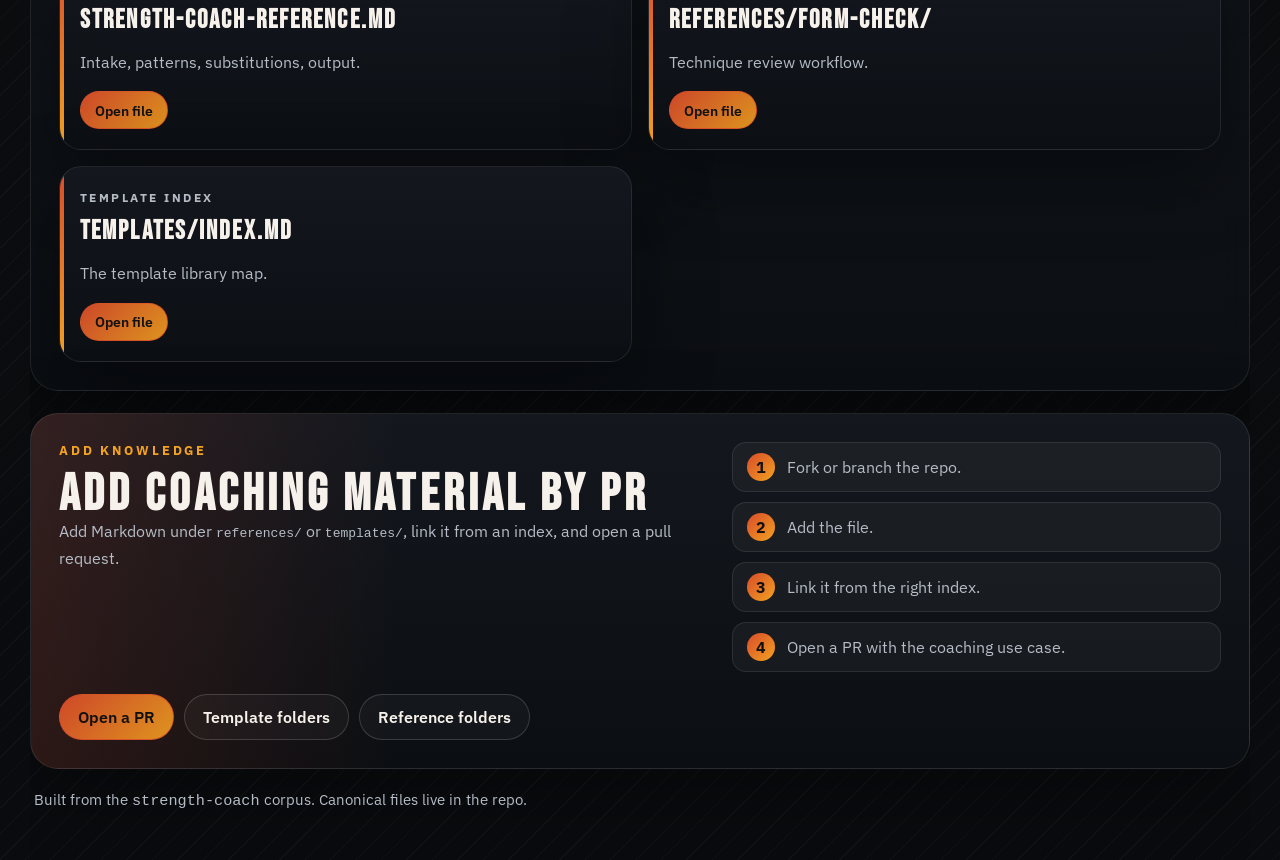
<file: site/index.html>
<!DOCTYPE html>
<html lang="en">
<head>
  <meta charset="UTF-8">
  <meta name="viewport" content="width=device-width, initial-scale=1.0">
  <meta name="description" content="A gym-floor map for the strength-coach skill, its references, templates, and contribution path.">
  <meta name="theme-color" content="#bf3b22">
  <meta property="og:title" content="Strength Coach Atlas">
  <meta property="og:description" content="Explore the strength-coach skill, its references, templates, and contribution path.">
  <title>Strength Coach Atlas</title>
  <link rel="preconnect" href="https://fonts.googleapis.com">
  <link rel="preconnect" href="https://fonts.gstatic.com" crossorigin>
  <link href="https://fonts.googleapis.com/css2?family=Bebas+Neue&family=IBM+Plex+Sans:wght@400;500;600;700&display=swap" rel="stylesheet">
  <link rel="stylesheet" href="styles.css">
</head>
<body>
  <div class="backdrop backdrop--grid" aria-hidden="true"></div>
  <div class="backdrop backdrop--rings" aria-hidden="true"></div>

  <div class="page">
    <header class="hero" id="top">
      <nav class="topbar" aria-label="Primary">
        <a class="brand" href="#top">Strength Coach</a>
        <div class="topbar__links">
          <a href="#how">How it works</a>
          <a href="#knowledge">Knowledge</a>
          <a href="#lanes">Lanes</a>
          <a href="#templates">Templates</a>
          <a href="#generated-programs">Generated programs</a>
          <a href="#contribute">Add knowledge</a>
          <a href="#console">Console</a>
        </div>
      </nav>

      <div class="hero__grid">
        <div class="hero__copy">
          <p class="eyebrow">GitHub Pages lifting dungeon</p>
          <h1>Strength Coach</h1>
          <p class="lede">
            A plate-loaded map of the <code>strength-coach</code> skill: how it thinks, what it reads, and where new coaching material belongs.
          </p>

          <p class="hero__note">
            The source of truth stays in
            <a href="https://github.com/ryanbieber/strength-coach/blob/main/SKILL.md" target="_blank" rel="noreferrer">SKILL.md</a>,
            references, and templates.
          </p>

          <div class="hero__actions">
            <a class="button button--primary" href="#knowledge">Open the vault</a>
            <a class="button button--primary" href="#console">Build a brief</a>
            <a class="button" href="#contribute">Add knowledge</a>
          </div>

          <ul class="hero__bullets" aria-label="Core rules">
            <li>Ask only for details that change the plan.</li>
            <li>Pick the pattern before the exercise.</li>
            <li>Write work as <code>sets x reps @ RPE</code>.</li>
            <li>Default carries to feet.</li>
          </ul>

          <div class="hero__meters" aria-label="Skill coverage">
            <div>
              <strong>5</strong>
              <span>sport lanes</span>
            </div>
            <div>
              <strong>30+</strong>
              <span>templates</span>
            </div>
            <div>
              <strong>PR</strong>
              <span>knowledge path</span>
            </div>
          </div>
        </div>

        <div class="hero__platewall">
          <div class="gym-sign" aria-hidden="true">
            <span>Open Gym</span>
            <strong>Knowledge Vault</strong>
          </div>
          <div class="barbell">
            <span class="plate plate--xl"></span>
            <span class="plate plate--lg"></span>
            <span class="plate plate--md"></span>
            <span class="sleeve"></span>
            <span class="plate plate--md"></span>
            <span class="plate plate--lg"></span>
            <span class="plate plate--xl"></span>
          </div>
          <div class="hero__callout">
            <strong>Default bias:</strong>
            <span>Most work lives at RPE 7-9. RPE 10 stays rare and planned.</span>
          </div>
          <div class="plate-stack" aria-hidden="true">
            <span></span>
            <span></span>
            <span></span>
            <span></span>
          </div>
        </div>
      </div>
    </header>

    <main>
      <section class="section" id="how">
        <div class="section__heading">
          <p class="eyebrow">How it works</p>
          <h2>Coach logic in five steps</h2>
          <p class="section__lede">
            Intake, pattern, template, dose, peak. That is the whole loop.
          </p>
        </div>
        <div id="how-grid" class="card-grid"></div>
      </section>

      <section class="section" id="rules">
        <div class="section__heading">
          <p class="eyebrow">Rulebook</p>
          <h2>The short rulebook</h2>
          <p class="section__lede">
            Enough structure to stay specific without turning every answer into a lecture.
          </p>
        </div>
        <div id="rules-grid" class="card-grid card-grid--three"></div>
      </section>

      <section class="section section--vault" id="knowledge">
        <div class="section__heading">
          <p class="eyebrow">Knowledge vault</p>
          <h2>Files that feed the coach</h2>
          <p class="section__lede">
            Reference rules, sport notes, templates, and the PR path.
          </p>
        </div>
        <div id="knowledge-grid" class="knowledge-grid"></div>
      </section>

      <section class="section" id="lanes">
        <div class="section__heading">
          <p class="eyebrow">Sport lanes</p>
          <h2>Where the bar points</h2>
          <p class="section__lede">
            Pick the athlete's lane first; the pattern and templates follow.
          </p>
        </div>
        <div id="lanes-grid" class="lane-grid"></div>
      </section>

      <section class="section" id="templates">
        <div class="section__heading">
          <p class="eyebrow">Template rack</p>
          <h2>Templates the skill blends</h2>
          <p class="section__lede">
            Representative archetypes, linked straight to GitHub.
          </p>
        </div>
        <div id="templates-grid" class="template-grid"></div>
      </section>

      <section class="section" id="generated-programs">
        <div class="section__heading">
          <p class="eyebrow">Generated programs</p>
          <h2>Example outputs</h2>
          <p class="section__lede">
            Finished programs kept as examples and downloadable logs.
          </p>
        </div>
        <div id="generated-programs-grid" class="generated-grid"></div>
      </section>

      <section class="section" id="console">
        <div class="section__heading">
          <p class="eyebrow">Interrogate the skill</p>
          <h2>Build a coach brief</h2>
          <p class="section__lede">
            Fill the fields that change the plan. The panel gives the lane, template family, and next question.
          </p>
        </div>

        <div class="console">
          <form id="brief-form" class="brief-form">
            <div class="brief-form__presets" aria-label="Quick presets">
              <button type="button" class="chip" data-preset="base">Off-season base</button>
              <button type="button" class="chip" data-preset="meet">Powerlifting meet</button>
              <button type="button" class="chip" data-preset="contest">Strongman contest</button>
              <button type="button" class="chip" data-preset="hypertrophy">Hypertrophy block</button>
            </div>

            <div class="brief-form__grid">
              <label class="field">
                <span>Sport</span>
                <select name="sport">
                  <option value="general-strength">General strength</option>
                  <option value="powerlifting">Powerlifting</option>
                  <option value="strongman">Strongman</option>
                  <option value="weightlifting">Weightlifting</option>
                  <option value="bodybuilding">Bodybuilding</option>
                </select>
              </label>

              <label class="field">
                <span>Objective</span>
                <select name="objective">
                  <option value="base">Base building</option>
                  <option value="build">Build phase</option>
                  <option value="peak">Peak</option>
                  <option value="contest-prep">Contest prep</option>
                  <option value="hypertrophy">Hypertrophy</option>
                  <option value="weak-point">Weak point focus</option>
                  <option value="general">General improvement</option>
                </select>
              </label>

              <label class="field field--wide">
                <span>Timeline or date</span>
                <input name="timeline" type="text" placeholder="Meet date, contest date, or training window">
              </label>

              <label class="field">
                <span>Equipment</span>
                <select name="equipment">
                  <option value="full-gym">Full gym</option>
                  <option value="barbell-only">Barbell only</option>
                  <option value="home-gym">Home gym</option>
                  <option value="implements">Strongman implements</option>
                  <option value="machines-cables">Machines and cables</option>
                  <option value="mixed">Mixed / limited</option>
                </select>
              </label>

              <label class="field">
                <span>Days per week</span>
                <select name="days">
                  <option value="3">3</option>
                  <option value="4">4</option>
                  <option value="5">5</option>
                  <option value="6">6</option>
                </select>
              </label>

              <label class="field">
                <span>Session length</span>
                <select name="session">
                  <option value="60">60 minutes</option>
                  <option value="75">75 minutes</option>
                  <option value="90">90 minutes</option>
                  <option value="120">120 minutes</option>
                </select>
              </label>

              <label class="field field--wide">
                <span>Best lifts or proxy lifts</span>
                <textarea name="bests" rows="3" placeholder="Squat 405, bench 275, deadlift 495; or closest proxy lifts if exact lifts are not available"></textarea>
              </label>

              <label class="field field--wide">
                <span>Recovery, injuries, eating, or tolerance limits</span>
                <textarea name="limits" rows="3" placeholder="Shoulder irritation on pressing, low sleep, heavy deadlifts beat me up, hard to eat enough"></textarea>
              </label>

              <label class="field field--wide">
                <span>Extra notes</span>
                <textarea name="notes" rows="3" placeholder="Anything else that matters for the block"></textarea>
              </label>
            </div>
          </form>

          <aside class="brief-output" aria-live="polite">
            <div class="brief-output__header">
              <p class="eyebrow">Suggested brief</p>
              <h3 id="brief-title">General strength base</h3>
            </div>

            <div id="brief-summary" class="brief-output__summary"></div>

            <label class="field brief-output__copy">
              <span>Copy-ready prompt</span>
              <textarea id="brief-copy" rows="10" readonly></textarea>
            </label>

            <div class="brief-output__actions">
              <button type="button" class="button button--primary" id="copy-brief">Copy brief</button>
              <button type="button" class="button" id="copy-link">Copy share link</button>
            </div>
          </aside>
        </div>
      </section>

      <section class="section" id="sources">
        <div class="section__heading">
          <p class="eyebrow">Source map</p>
          <h2>Canonical files</h2>
          <p class="section__lede">
            Use these when the summary is not enough.
          </p>
        </div>
        <div id="source-grid" class="source-grid"></div>
      </section>

      <section class="section section--contribute" id="contribute">
        <div class="contribute-panel">
          <div>
            <p class="eyebrow">Add knowledge</p>
            <h2>Add coaching material by PR</h2>
            <p class="section__lede">
              Add Markdown under <code>references/</code> or <code>templates/</code>, link it from an index, and open a pull request.
            </p>
          </div>
          <ol class="contribute-steps">
            <li>Fork or branch the repo.</li>
            <li>Add the file.</li>
            <li>Link it from the right index.</li>
            <li>Open a PR with the coaching use case.</li>
          </ol>
          <div class="contribute-actions">
            <a class="button button--primary" href="https://github.com/ryanbieber/strength-coach/compare" target="_blank" rel="noreferrer">Open a PR</a>
            <a class="button" href="https://github.com/ryanbieber/strength-coach/tree/main/templates" target="_blank" rel="noreferrer">Template folders</a>
            <a class="button" href="https://github.com/ryanbieber/strength-coach/tree/main/references" target="_blank" rel="noreferrer">Reference folders</a>
          </div>
        </div>
      </section>
    </main>

    <footer class="footer">
      <p>
        Built from the <code>strength-coach</code> corpus. Canonical files live in the repo.
      </p>
    </footer>
  </div>

  <script src="app.js" defer></script>
</body>
</html>
</file>
<file: styles.css>
:root {
  color-scheme: dark;
  --bg: #0a0c10;
  --bg-soft: #11151b;
  --panel: rgba(17, 21, 27, 0.88);
  --panel-strong: rgba(25, 30, 38, 0.98);
  --line: rgba(255, 255, 255, 0.09);
  --line-strong: rgba(255, 255, 255, 0.16);
  --text: #f6f1ea;
  --muted: #b5bcc6;
  --subtle: #7d8793;
  --accent: #d84b2a;
  --accent-2: #f3a221;
  --accent-3: #68d6b3;
  --accent-4: #9ad7ff;
  --rubber: #15171d;
  --chalk: rgba(246, 241, 234, 0.72);
  --shadow: 0 24px 80px rgba(0, 0, 0, 0.35);
  --radius: 22px;
  --radius-sm: 16px;
  --max: 1220px;
}

* {
  box-sizing: border-box;
}

html {
  scroll-behavior: smooth;
}

body {
  margin: 0;
  min-height: 100vh;
  font-family: "IBM Plex Sans", system-ui, sans-serif;
  background:
    radial-gradient(circle at 50% -10%, rgba(154, 215, 255, 0.16), transparent 24%),
    radial-gradient(circle at top left, rgba(216, 75, 42, 0.24), transparent 28%),
    radial-gradient(circle at 85% 18%, rgba(243, 162, 33, 0.14), transparent 24%),
    repeating-linear-gradient(135deg, rgba(255, 255, 255, 0.03) 0 1px, transparent 1px 18px),
    linear-gradient(180deg, #080a0d 0%, #111111 42%, #090b0e 100%);
  color: var(--text);
  overflow-x: hidden;
}

body::before {
  content: "";
  position: fixed;
  inset: 0;
  pointer-events: none;
  background-image:
    radial-gradient(circle, rgba(255, 255, 255, 0.07) 0 1px, transparent 1px),
    linear-gradient(to bottom, rgba(255, 255, 255, 0.03), transparent 15%),
    repeating-linear-gradient(90deg, rgba(255, 255, 255, 0.025) 0 1px, transparent 1px 120px);
  background-size: 22px 22px, auto, auto;
  opacity: 0.35;
  mix-blend-mode: screen;
}

a {
  color: inherit;
  text-decoration-color: rgba(255, 255, 255, 0.28);
  text-underline-offset: 0.18em;
}

a:hover {
  text-decoration-color: currentColor;
}

button,
input,
select,
textarea {
  font: inherit;
}

button {
  cursor: pointer;
}

.page {
  position: relative;
  z-index: 1;
  width: min(var(--max), calc(100% - 32px));
  margin: 0 auto;
  padding: 18px 0 48px;
  overflow: hidden;
}

.backdrop {
  position: fixed;
  inset: 0;
  pointer-events: none;
  z-index: 0;
}

.backdrop--grid {
  background:
    repeating-linear-gradient(90deg, transparent 0 76px, rgba(216, 75, 42, 0.07) 76px 80px),
    repeating-linear-gradient(0deg, transparent 0 111px, rgba(255, 255, 255, 0.03) 111px 112px);
  opacity: 0.42;
}

.backdrop--rings {
  background:
    radial-gradient(circle at 12% 9%, rgba(216, 75, 42, 0.16), transparent 0 180px),
    radial-gradient(circle at 88% 12%, rgba(243, 162, 33, 0.12), transparent 0 220px),
    radial-gradient(circle at 68% 70%, rgba(104, 214, 179, 0.08), transparent 0 220px);
  filter: blur(2px);
}

.hero,
.section,
.footer {
  position: relative;
}

.hero {
  padding: 8px 0 28px;
}

.topbar {
  display: flex;
  align-items: center;
  justify-content: space-between;
  gap: 20px;
  padding: 12px 14px 16px;
  border: 1px solid var(--line);
  border-radius: 18px;
  background:
    repeating-linear-gradient(135deg, rgba(243, 162, 33, 0.16) 0 10px, transparent 10px 20px),
    rgba(10, 12, 16, 0.72);
  box-shadow: 0 16px 48px rgba(0, 0, 0, 0.28);
}

.brand {
  display: inline-flex;
  align-items: center;
  gap: 10px;
  font-family: "Bebas Neue", sans-serif;
  font-size: 1.45rem;
  letter-spacing: 0.16em;
  text-transform: uppercase;
  text-decoration: none;
}

.brand::before {
  content: "";
  width: 12px;
  height: 12px;
  border-radius: 50%;
  background: linear-gradient(135deg, var(--accent), var(--accent-2));
  box-shadow: 0 0 0 6px rgba(216, 75, 42, 0.14);
}

.topbar__links {
  display: flex;
  flex-wrap: wrap;
  justify-content: flex-end;
  gap: 14px 18px;
  color: var(--muted);
  font-size: 0.93rem;
}

.topbar__links a {
  min-width: 0;
  padding: 7px 9px;
  border-radius: 999px;
  background: rgba(255, 255, 255, 0.035);
  text-decoration: none;
  overflow-wrap: anywhere;
}

.hero__grid {
  display: grid;
  grid-template-columns: minmax(0, 1.18fr) minmax(320px, 0.82fr);
  gap: 28px;
  align-items: stretch;
}

.hero__copy,
.hero__platewall,
.section,
.brief-form,
.brief-output,
.card,
.lane-card,
.template-card,
.generated-card,
.knowledge-card,
.source-card {
  min-width: 0;
  border: 1px solid var(--line);
  background: linear-gradient(180deg, rgba(21, 25, 32, 0.88), rgba(12, 15, 19, 0.9));
  box-shadow: var(--shadow);
  backdrop-filter: blur(16px);
}

.hero__copy {
  position: relative;
  overflow: hidden;
  border-radius: calc(var(--radius) + 6px);
  padding: 34px 30px 30px;
}

.hero__copy::after {
  content: "STRENGTH COACH";
  position: absolute;
  right: -20px;
  bottom: -18px;
  color: rgba(255, 255, 255, 0.035);
  font-family: "Bebas Neue", sans-serif;
  font-size: clamp(5rem, 13vw, 12rem);
  letter-spacing: 0.12em;
  line-height: 0.8;
  pointer-events: none;
}

.eyebrow {
  margin: 0 0 12px;
  color: var(--accent-2);
  font-size: 0.81rem;
  font-weight: 700;
  letter-spacing: 0.22em;
  text-transform: uppercase;
}

h1,
h2,
h3 {
  margin: 0;
  font-family: "Bebas Neue", sans-serif;
  letter-spacing: 0.08em;
  text-transform: uppercase;
}

h1 {
  font-size: clamp(4.5rem, 11vw, 9.2rem);
  line-height: 0.88;
  margin-bottom: 14px;
  text-shadow:
    0 0 18px rgba(216, 75, 42, 0.36),
    0 7px 0 rgba(0, 0, 0, 0.34);
}

h2 {
  font-size: clamp(2rem, 4vw, 3.2rem);
  line-height: 0.92;
}

h3 {
  font-size: 1.65rem;
  line-height: 1;
}

.lede {
  margin: 0 0 14px;
  max-width: 62ch;
  color: var(--text);
  font-size: 1.07rem;
  line-height: 1.75;
  overflow-wrap: anywhere;
}

.hero__note,
.section__lede,
.footer {
  color: var(--muted);
  line-height: 1.7;
}

.hero__note {
  margin: 0 0 20px;
  max-width: 66ch;
  overflow-wrap: anywhere;
}

.hero__actions {
  display: flex;
  flex-wrap: wrap;
  gap: 12px;
  margin-bottom: 18px;
}

.hero__meters {
  display: grid;
  grid-template-columns: repeat(3, minmax(0, 1fr));
  gap: 10px;
  margin-top: 18px;
  position: relative;
  z-index: 1;
}

.hero__meters div {
  min-height: 86px;
  padding: 14px;
  border: 1px solid rgba(255, 255, 255, 0.12);
  border-radius: 16px;
  background:
    linear-gradient(180deg, rgba(104, 214, 179, 0.08), rgba(255, 255, 255, 0.03)),
    rgba(0, 0, 0, 0.22);
}

.hero__meters strong {
  display: block;
  color: var(--accent-2);
  font-family: "Bebas Neue", sans-serif;
  font-size: 2.6rem;
  line-height: 0.9;
}

.hero__meters span {
  color: var(--muted);
  font-size: 0.88rem;
  font-weight: 700;
  letter-spacing: 0.08em;
  text-transform: uppercase;
}

.button {
  display: inline-flex;
  align-items: center;
  justify-content: center;
  min-height: 46px;
  padding: 0 18px;
  border-radius: 999px;
  border: 1px solid var(--line-strong);
  background: rgba(255, 255, 255, 0.03);
  color: var(--text);
  text-decoration: none;
  font-weight: 600;
  text-align: center;
  white-space: normal;
  transition: transform 0.18s ease, border-color 0.18s ease, background 0.18s ease;
}

.button:hover,
.button:focus-visible {
  transform: translateY(-1px);
  border-color: rgba(255, 255, 255, 0.24);
  background: rgba(255, 255, 255, 0.06);
}

.button--primary {
  border-color: rgba(216, 75, 42, 0.68);
  background: linear-gradient(135deg, rgba(216, 75, 42, 0.95), rgba(243, 162, 33, 0.9));
  color: #111;
}

.button--primary:hover,
.button--primary:focus-visible {
  border-color: rgba(243, 162, 33, 0.95);
  background: linear-gradient(135deg, rgba(225, 94, 56, 1), rgba(243, 180, 44, 1));
}

.hero__bullets {
  display: grid;
  gap: 10px;
  margin: 0;
  padding: 0;
  list-style: none;
}

.hero__bullets li {
  position: relative;
  padding-left: 18px;
  color: var(--muted);
  line-height: 1.55;
}

.hero__bullets li::before {
  content: "";
  position: absolute;
  left: 0;
  top: 0.68em;
  width: 8px;
  height: 8px;
  border-radius: 50%;
  background: linear-gradient(135deg, var(--accent), var(--accent-2));
  box-shadow: 0 0 0 4px rgba(216, 75, 42, 0.12);
}

.hero__platewall {
  position: relative;
  overflow: hidden;
  border-radius: calc(var(--radius) + 6px);
  padding: 34px;
  min-height: 100%;
  display: grid;
  gap: 24px;
  align-content: center;
  background:
    linear-gradient(90deg, rgba(255, 255, 255, 0.06) 0 1px, transparent 1px 36px),
    linear-gradient(0deg, rgba(255, 255, 255, 0.05) 0 1px, transparent 1px 36px),
    linear-gradient(180deg, rgba(33, 39, 48, 0.95), rgba(8, 10, 13, 0.92));
}

.gym-sign {
  display: grid;
  gap: 6px;
  justify-items: center;
  padding: 16px;
  border: 2px solid rgba(104, 214, 179, 0.46);
  border-radius: 18px;
  background: rgba(104, 214, 179, 0.06);
  box-shadow:
    inset 0 0 28px rgba(104, 214, 179, 0.08),
    0 0 28px rgba(104, 214, 179, 0.12);
  text-align: center;
}

.gym-sign span {
  color: var(--accent-3);
  font-size: 0.78rem;
  font-weight: 800;
  letter-spacing: 0.34em;
  text-transform: uppercase;
}

.gym-sign strong {
  font-family: "Bebas Neue", sans-serif;
  font-size: clamp(1.7rem, 3.4vw, 2.45rem);
  font-weight: 400;
  letter-spacing: 0.08em;
  max-width: 100%;
  overflow-wrap: anywhere;
  text-transform: uppercase;
  text-shadow: 0 0 18px rgba(104, 214, 179, 0.32);
}

.barbell {
  position: relative;
  display: flex;
  align-items: center;
  justify-content: center;
  min-height: 260px;
  gap: 6px;
  padding: 20px 0;
  filter: drop-shadow(0 22px 42px rgba(0, 0, 0, 0.38));
  animation: float 7s ease-in-out infinite;
}

.barbell::before {
  content: "";
  position: absolute;
  inset: 50% 12%;
  height: 10px;
  transform: translateY(-50%);
  border-radius: 999px;
  background: linear-gradient(90deg, rgba(210, 218, 230, 0.1), rgba(244, 247, 250, 0.65), rgba(210, 218, 230, 0.1));
}

.plate,
.sleeve {
  display: inline-block;
  border-radius: 50%;
}

.plate {
  position: relative;
  border: 2px solid rgba(255, 255, 255, 0.18);
  background: radial-gradient(circle at 33% 30%, rgba(255, 255, 255, 0.35), transparent 24%), linear-gradient(135deg, rgba(255, 255, 255, 0.12), rgba(0, 0, 0, 0.16));
  box-shadow: inset 0 0 0 6px rgba(0, 0, 0, 0.14);
}

.plate::after {
  content: "";
  position: absolute;
  inset: 50%;
  width: 18%;
  height: 18%;
  transform: translate(-50%, -50%);
  border-radius: 50%;
  background: #0b0d10;
  box-shadow: 0 0 0 5px rgba(255, 255, 255, 0.12);
}

.plate--xl {
  width: 110px;
  height: 110px;
  background-color: rgba(216, 75, 42, 0.28);
}

.plate--lg {
  width: 86px;
  height: 86px;
  background-color: rgba(243, 162, 33, 0.25);
}

.plate--md {
  width: 62px;
  height: 62px;
  background-color: rgba(104, 214, 179, 0.2);
}

.sleeve {
  width: 36px;
  height: 36px;
  border: 5px solid rgba(255, 255, 255, 0.38);
  background: linear-gradient(135deg, #d4dbe4, #8e97a3);
  box-shadow: inset 0 0 0 5px rgba(0, 0, 0, 0.16);
}

.hero__callout {
  padding: 16px 18px;
  border-radius: var(--radius-sm);
  border: 1px solid var(--line);
  background: rgba(255, 255, 255, 0.03);
  color: var(--muted);
  line-height: 1.6;
}

.plate-stack {
  display: flex;
  justify-content: center;
  gap: 10px;
}

.plate-stack span {
  display: block;
  width: 54px;
  height: 18px;
  border-radius: 999px;
  background:
    radial-gradient(circle at 50% 50%, rgba(255, 255, 255, 0.26), transparent 20%),
    linear-gradient(135deg, rgba(216, 75, 42, 0.42), rgba(243, 162, 33, 0.28));
  box-shadow: inset 0 0 0 3px rgba(0, 0, 0, 0.18);
}

.hero__callout strong {
  display: block;
  color: var(--text);
  margin-bottom: 4px;
}

.section {
  margin-top: 22px;
  padding: 28px;
  border-radius: calc(var(--radius) + 6px);
}

.section--poster,
.section--vault,
.section--contribute {
  background:
    linear-gradient(90deg, rgba(216, 75, 42, 0.16), transparent 30%),
    linear-gradient(180deg, rgba(21, 25, 32, 0.94), rgba(12, 15, 19, 0.94));
}

.section__heading {
  display: grid;
  gap: 6px;
  margin-bottom: 20px;
}

.section__lede {
  margin: 0;
  max-width: 70ch;
}

.card-grid,
.lane-grid,
.template-grid,
.knowledge-grid,
.source-grid {
  display: grid;
  gap: 16px;
}

.poster-grid {
  display: grid;
  grid-template-columns: repeat(4, minmax(0, 1fr));
  gap: 16px;
}

.card-grid {
  grid-template-columns: repeat(5, minmax(0, 1fr));
}

.card-grid--three {
  grid-template-columns: repeat(3, minmax(0, 1fr));
}

.lane-grid {
  grid-template-columns: repeat(2, minmax(0, 1fr));
}

.template-grid,
.generated-grid,
.knowledge-grid,
.source-grid {
  grid-template-columns: repeat(2, minmax(0, 1fr));
}

.card,
.lane-card,
.template-card,
.generated-card,
.knowledge-card,
.poster-card,
.source-card {
  position: relative;
  overflow: hidden;
  border-radius: var(--radius);
}

.card {
  padding: 20px 20px 18px;
  min-height: 100%;
}

.card::before,
.lane-card::before,
.template-card::before,
.generated-card::before,
.knowledge-card::before,
.poster-card::before,
.source-card::before {
  content: "";
  position: absolute;
  inset: 0 auto 0 0;
  width: 4px;
  background: linear-gradient(180deg, var(--accent), var(--accent-2));
}

.card__number {
  display: inline-flex;
  align-items: center;
  justify-content: center;
  width: 2.1rem;
  height: 2.1rem;
  margin-bottom: 16px;
  border-radius: 50%;
  background: rgba(255, 255, 255, 0.07);
  color: var(--accent-2);
  font-family: "Bebas Neue", sans-serif;
  font-size: 1.35rem;
  letter-spacing: 0.06em;
}

.card p,
.lane-card p,
.template-card p,
.generated-card p,
.knowledge-card p,
.poster-card p,
.source-card p {
  color: var(--muted);
  line-height: 1.65;
}

.card p:last-child,
.lane-card p:last-child,
.template-card p:last-child,
.generated-card p:last-child,
.knowledge-card p:last-child,
.poster-card p:last-child,
.source-card p:last-child {
  margin-bottom: 0;
}

.pill-row,
.lane-card__tags,
.template-card__tags {
  display: flex;
  flex-wrap: wrap;
  gap: 8px;
  margin-top: 14px;
}

.pill,
.chip,
.tag {
  display: inline-flex;
  align-items: center;
  justify-content: center;
  min-height: 30px;
  padding: 0 12px;
  border-radius: 999px;
  border: 1px solid rgba(255, 255, 255, 0.12);
  background: rgba(255, 255, 255, 0.04);
  color: var(--text);
  font-size: 0.84rem;
  font-weight: 600;
}

.chip {
  border-color: rgba(216, 75, 42, 0.38);
  color: #ffece5;
  transition: transform 0.18s ease, background 0.18s ease, border-color 0.18s ease;
}

.chip:hover,
.chip:focus-visible {
  transform: translateY(-1px);
  border-color: rgba(243, 162, 33, 0.75);
  background: rgba(216, 75, 42, 0.16);
}

.lane-card {
  padding: 22px;
}

.lane-card__eyebrow,
.template-card__eyebrow,
.generated-card__eyebrow,
.knowledge-card__eyebrow,
.source-card__eyebrow {
  margin: 0 0 10px;
  color: var(--accent-2);
  font-size: 0.78rem;
  font-weight: 700;
  letter-spacing: 0.2em;
  text-transform: uppercase;
}

.lane-card__list,
.template-card__list {
  display: grid;
  gap: 8px;
  margin: 14px 0 0;
  padding: 0;
  list-style: none;
}

.lane-card__list li,
.template-card__list li {
  position: relative;
  padding-left: 16px;
  color: var(--muted);
  line-height: 1.5;
}

.lane-card__list li::before,
.template-card__list li::before {
  content: "";
  position: absolute;
  left: 0;
  top: 0.62em;
  width: 7px;
  height: 7px;
  border-radius: 50%;
  background: linear-gradient(135deg, var(--accent-3), var(--accent));
}

.lane-card__actions,
.template-card__actions,
.generated-card__actions,
.source-card__actions {
  display: flex;
  flex-wrap: wrap;
  align-items: center;
  gap: 10px;
  margin-top: 16px;
}

.poster-card,
.knowledge-card {
  padding: 22px;
}

.poster-card {
  min-height: 245px;
  background:
    linear-gradient(180deg, rgba(216, 75, 42, 0.14), rgba(255, 255, 255, 0.03)),
    rgba(14, 17, 22, 0.88);
}

.poster-card span {
  display: inline-flex;
  margin-bottom: 18px;
  color: var(--chalk);
  font-family: "Bebas Neue", sans-serif;
  font-size: 4rem;
  line-height: 0.8;
  text-shadow: 0 0 12px rgba(255, 255, 255, 0.18);
}

.knowledge-card__links {
  display: flex;
  flex-wrap: wrap;
  gap: 8px;
  margin-top: 16px;
}

.knowledge-card__links a {
  display: inline-flex;
  align-items: center;
  min-height: 34px;
  padding: 0 12px;
  border: 1px solid rgba(104, 214, 179, 0.24);
  border-radius: 999px;
  background: rgba(104, 214, 179, 0.07);
  color: var(--text);
  font-size: 0.88rem;
  font-weight: 700;
  text-decoration: none;
}

.knowledge-card__links a:hover,
.knowledge-card__links a:focus-visible {
  border-color: rgba(104, 214, 179, 0.58);
  background: rgba(104, 214, 179, 0.13);
}

.lane-card__actions .button,
.template-card__actions .button,
.generated-card__actions .button,
.source-card__actions .button {
  min-height: 38px;
  padding-inline: 14px;
  font-size: 0.9rem;
}

.lane-card__source,
.template-card__source,
.generated-card__source,
.source-card__source {
  color: var(--muted);
  font-size: 0.9rem;
}

.generated-card {
  padding: 22px;
}

.generated-card__header {
  display: flex;
  flex-wrap: wrap;
  align-items: start;
  justify-content: space-between;
  gap: 10px 16px;
}

.generated-card__columns {
  display: grid;
  grid-template-columns: repeat(2, minmax(0, 1fr));
  gap: 16px;
  margin-top: 16px;
}

.generated-card__columns strong {
  display: block;
  margin-bottom: 8px;
  color: var(--accent-2);
  font-size: 0.78rem;
  letter-spacing: 0.2em;
  text-transform: uppercase;
}

.generated-card__list {
  display: grid;
  gap: 8px;
  margin: 0;
  padding: 0;
  list-style: none;
}

.generated-card__list li {
  position: relative;
  padding-left: 16px;
  color: var(--muted);
  line-height: 1.5;
}

.generated-card__list li::before {
  content: "";
  position: absolute;
  left: 0;
  top: 0.62em;
  width: 7px;
  height: 7px;
  border-radius: 50%;
  background: linear-gradient(135deg, var(--accent-3), var(--accent));
}

.console {
  display: grid;
  grid-template-columns: minmax(0, 1.05fr) minmax(320px, 0.95fr);
  gap: 18px;
}

.brief-form,
.brief-output {
  border-radius: calc(var(--radius) + 4px);
}

.brief-form {
  padding: 18px;
}

.brief-form__presets {
  display: flex;
  flex-wrap: wrap;
  gap: 10px;
  margin-bottom: 16px;
}

.brief-form__grid {
  display: grid;
  gap: 14px;
  grid-template-columns: repeat(2, minmax(0, 1fr));
}

.field {
  display: grid;
  gap: 8px;
  color: var(--muted);
}

.field span {
  font-size: 0.86rem;
  font-weight: 600;
  letter-spacing: 0.04em;
}

.field input,
.field select,
.field textarea {
  width: 100%;
  padding: 13px 14px;
  border-radius: 14px;
  border: 1px solid rgba(255, 255, 255, 0.12);
  background: rgba(255, 255, 255, 0.04);
  color: var(--text);
  transition: border-color 0.18s ease, background 0.18s ease, transform 0.18s ease;
}

.field input::placeholder,
.field textarea::placeholder {
  color: rgba(181, 188, 198, 0.62);
}

.field input:focus,
.field select:focus,
.field textarea:focus {
  outline: none;
  border-color: rgba(243, 162, 33, 0.72);
  background: rgba(255, 255, 255, 0.07);
}

.field textarea {
  resize: vertical;
  min-height: 96px;
}

.field--wide {
  grid-column: 1 / -1;
}

.brief-output {
  padding: 18px;
  display: grid;
  gap: 16px;
  align-content: start;
}

.brief-output__header h3 {
  margin-top: 4px;
}

.brief-output__summary {
  display: grid;
  gap: 12px;
}

.brief-summary-card {
  padding: 16px;
  border-radius: var(--radius-sm);
  border: 1px solid var(--line);
  background: rgba(255, 255, 255, 0.03);
}

.brief-summary-card strong {
  display: block;
  margin-bottom: 6px;
  color: var(--accent-2);
  font-size: 0.78rem;
  letter-spacing: 0.2em;
  text-transform: uppercase;
}

.brief-summary-card p,
.brief-summary-card ul {
  margin: 0;
  color: var(--muted);
  line-height: 1.62;
}

.brief-summary-card ul {
  padding-left: 18px;
}

.brief-output__copy {
  gap: 8px;
}

.brief-output__copy textarea {
  min-height: 240px;
  resize: vertical;
}

.brief-output__actions {
  display: flex;
  flex-wrap: wrap;
  gap: 10px;
}

.source-card {
  padding: 20px;
}

.source-card__actions a {
  text-decoration: none;
}

.footer {
  padding: 18px 4px 0;
  font-size: 0.95rem;
}

.contribute-panel {
  display: grid;
  grid-template-columns: minmax(0, 1fr) minmax(300px, 0.75fr);
  gap: 22px;
  align-items: start;
}

.contribute-steps {
  display: grid;
  gap: 10px;
  margin: 0;
  padding: 0;
  counter-reset: contribute;
  list-style: none;
}

.contribute-steps li {
  counter-increment: contribute;
  position: relative;
  min-height: 48px;
  padding: 12px 14px 12px 54px;
  border: 1px solid var(--line);
  border-radius: 14px;
  background: rgba(255, 255, 255, 0.04);
  color: var(--muted);
  line-height: 1.5;
}

.contribute-steps li::before {
  content: counter(contribute);
  position: absolute;
  left: 14px;
  top: 50%;
  display: inline-flex;
  align-items: center;
  justify-content: center;
  width: 28px;
  height: 28px;
  transform: translateY(-50%);
  border-radius: 50%;
  background: linear-gradient(135deg, var(--accent), var(--accent-2));
  color: #111;
  font-weight: 800;
}

.contribute-actions {
  grid-column: 1 / -1;
  display: flex;
  flex-wrap: wrap;
  gap: 10px;
}

.footer p {
  margin: 0;
}

.button:focus-visible,
.chip:focus-visible,
.field input:focus-visible,
.field select:focus-visible,
.field textarea:focus-visible {
  outline: 2px solid rgba(243, 162, 33, 0.9);
  outline-offset: 2px;
}

@keyframes float {
  0%,
  100% {
    transform: translateY(0);
  }
  50% {
    transform: translateY(-8px);
  }
}

@media (max-width: 1180px) {
  .card-grid {
    grid-template-columns: repeat(3, minmax(0, 1fr));
  }

  .card-grid--three {
    grid-template-columns: repeat(2, minmax(0, 1fr));
  }

  .hero__grid,
  .poster-grid,
  .contribute-panel,
  .console {
    grid-template-columns: 1fr;
  }
}

@media (max-width: 820px) {
  .page {
    width: calc(100% - 48px);
    padding-top: 10px;
  }

  h1 {
    font-size: clamp(3.5rem, 18vw, 4.7rem);
  }

  .topbar,
  .hero__grid {
    grid-template-columns: 1fr;
    align-items: start;
  }

  .topbar {
    display: grid;
  }

  .topbar__links {
    display: grid;
    grid-template-columns: 1fr;
    justify-content: stretch;
    width: 100%;
  }

  .topbar__links a {
    padding: 9px 10px;
  }

  .hero__copy,
  .hero__platewall,
  .section,
  .brief-form,
  .brief-output {
    padding: 20px;
  }

  .hero__actions .button {
    width: 100%;
  }

  .card-grid,
  .card-grid--three,
  .lane-grid,
  .template-grid,
  .generated-grid,
  .knowledge-grid,
  .source-grid,
  .brief-form__grid {
    grid-template-columns: 1fr;
  }

  .hero__meters {
    grid-template-columns: 1fr;
  }

  .generated-card__columns {
    grid-template-columns: 1fr;
  }

  .barbell {
    min-height: 220px;
    scale: 0.72;
  }

  .gym-sign strong {
    font-size: 1.7rem;
    letter-spacing: 0.06em;
  }
}

@media (max-width: 600px) {
  .page {
    width: min(300px, calc(100% - 48px));
  }
}

@media (prefers-reduced-motion: reduce) {
  html {
    scroll-behavior: auto;
  }

  .barbell {
    animation: none;
  }

  .button,
  .chip,
  .field input,
  .field select,
  .field textarea {
    transition: none;
  }
}
</file>
<file: site/styles.css>
:root {
  color-scheme: dark;
  --bg: #0a0c10;
  --bg-soft: #11151b;
  --panel: rgba(17, 21, 27, 0.88);
  --panel-strong: rgba(25, 30, 38, 0.98);
  --line: rgba(255, 255, 255, 0.09);
  --line-strong: rgba(255, 255, 255, 0.16);
  --text: #f6f1ea;
  --muted: #b5bcc6;
  --subtle: #7d8793;
  --accent: #d84b2a;
  --accent-2: #f3a221;
  --accent-3: #68d6b3;
  --accent-4: #9ad7ff;
  --rubber: #15171d;
  --chalk: rgba(246, 241, 234, 0.72);
  --shadow: 0 24px 80px rgba(0, 0, 0, 0.35);
  --radius: 22px;
  --radius-sm: 16px;
  --max: 1220px;
}

* {
  box-sizing: border-box;
}

html {
  scroll-behavior: smooth;
}

body {
  margin: 0;
  min-height: 100vh;
  font-family: "IBM Plex Sans", system-ui, sans-serif;
  background:
    radial-gradient(circle at 50% -10%, rgba(154, 215, 255, 0.16), transparent 24%),
    radial-gradient(circle at top left, rgba(216, 75, 42, 0.24), transparent 28%),
    radial-gradient(circle at 85% 18%, rgba(243, 162, 33, 0.14), transparent 24%),
    repeating-linear-gradient(135deg, rgba(255, 255, 255, 0.03) 0 1px, transparent 1px 18px),
    linear-gradient(180deg, #080a0d 0%, #111111 42%, #090b0e 100%);
  color: var(--text);
  overflow-x: hidden;
}

body::before {
  content: "";
  position: fixed;
  inset: 0;
  pointer-events: none;
  background-image:
    radial-gradient(circle, rgba(255, 255, 255, 0.07) 0 1px, transparent 1px),
    linear-gradient(to bottom, rgba(255, 255, 255, 0.03), transparent 15%),
    repeating-linear-gradient(90deg, rgba(255, 255, 255, 0.025) 0 1px, transparent 1px 120px);
  background-size: 22px 22px, auto, auto;
  opacity: 0.35;
  mix-blend-mode: screen;
}

a {
  color: inherit;
  text-decoration-color: rgba(255, 255, 255, 0.28);
  text-underline-offset: 0.18em;
}

a:hover {
  text-decoration-color: currentColor;
}

button,
input,
select,
textarea {
  font: inherit;
}

button {
  cursor: pointer;
}

.page {
  position: relative;
  z-index: 1;
  width: min(var(--max), calc(100% - 32px));
  margin: 0 auto;
  padding: 18px 0 48px;
  overflow: hidden;
}

.backdrop {
  position: fixed;
  inset: 0;
  pointer-events: none;
  z-index: 0;
}

.backdrop--grid {
  background:
    repeating-linear-gradient(90deg, transparent 0 76px, rgba(216, 75, 42, 0.07) 76px 80px),
    repeating-linear-gradient(0deg, transparent 0 111px, rgba(255, 255, 255, 0.03) 111px 112px);
  opacity: 0.42;
}

.backdrop--rings {
  background:
    radial-gradient(circle at 12% 9%, rgba(216, 75, 42, 0.16), transparent 0 180px),
    radial-gradient(circle at 88% 12%, rgba(243, 162, 33, 0.12), transparent 0 220px),
    radial-gradient(circle at 68% 70%, rgba(104, 214, 179, 0.08), transparent 0 220px);
  filter: blur(2px);
}

.hero,
.section,
.footer {
  position: relative;
}

.hero {
  padding: 8px 0 28px;
}

.topbar {
  display: flex;
  align-items: center;
  justify-content: space-between;
  gap: 20px;
  padding: 12px 14px 16px;
  border: 1px solid var(--line);
  border-radius: 18px;
  background:
    repeating-linear-gradient(135deg, rgba(243, 162, 33, 0.16) 0 10px, transparent 10px 20px),
    rgba(10, 12, 16, 0.72);
  box-shadow: 0 16px 48px rgba(0, 0, 0, 0.28);
}

.brand {
  display: inline-flex;
  align-items: center;
  gap: 10px;
  font-family: "Bebas Neue", sans-serif;
  font-size: 1.45rem;
  letter-spacing: 0.16em;
  text-transform: uppercase;
  text-decoration: none;
}

.brand::before {
  content: "";
  width: 12px;
  height: 12px;
  border-radius: 50%;
  background: linear-gradient(135deg, var(--accent), var(--accent-2));
  box-shadow: 0 0 0 6px rgba(216, 75, 42, 0.14);
}

.topbar__links {
  display: flex;
  flex-wrap: wrap;
  justify-content: flex-end;
  gap: 14px 18px;
  color: var(--muted);
  font-size: 0.93rem;
}

.topbar__links a {
  min-width: 0;
  padding: 7px 9px;
  border-radius: 999px;
  background: rgba(255, 255, 255, 0.035);
  text-decoration: none;
  overflow-wrap: anywhere;
}

.hero__grid {
  display: grid;
  grid-template-columns: minmax(0, 1.18fr) minmax(320px, 0.82fr);
  gap: 28px;
  align-items: stretch;
}

.hero__copy,
.hero__platewall,
.section,
.brief-form,
.brief-output,
.card,
.lane-card,
.template-card,
.generated-card,
.knowledge-card,
.source-card {
  min-width: 0;
  border: 1px solid var(--line);
  background: linear-gradient(180deg, rgba(21, 25, 32, 0.88), rgba(12, 15, 19, 0.9));
  box-shadow: var(--shadow);
  backdrop-filter: blur(16px);
}

.hero__copy {
  position: relative;
  overflow: hidden;
  border-radius: calc(var(--radius) + 6px);
  padding: 34px 30px 30px;
}

.hero__copy::after {
  content: "STRENGTH COACH";
  position: absolute;
  right: -20px;
  bottom: -18px;
  color: rgba(255, 255, 255, 0.035);
  font-family: "Bebas Neue", sans-serif;
  font-size: clamp(5rem, 13vw, 12rem);
  letter-spacing: 0.12em;
  line-height: 0.8;
  pointer-events: none;
}

.eyebrow {
  margin: 0 0 12px;
  color: var(--accent-2);
  font-size: 0.81rem;
  font-weight: 700;
  letter-spacing: 0.22em;
  text-transform: uppercase;
}

h1,
h2,
h3 {
  margin: 0;
  font-family: "Bebas Neue", sans-serif;
  letter-spacing: 0.08em;
  text-transform: uppercase;
}

h1 {
  font-size: clamp(4.5rem, 11vw, 9.2rem);
  line-height: 0.88;
  margin-bottom: 14px;
  text-shadow:
    0 0 18px rgba(216, 75, 42, 0.36),
    0 7px 0 rgba(0, 0, 0, 0.34);
}

h2 {
  font-size: clamp(2rem, 4vw, 3.2rem);
  line-height: 0.92;
}

h3 {
  font-size: 1.65rem;
  line-height: 1;
}

.lede {
  margin: 0 0 14px;
  max-width: 62ch;
  color: var(--text);
  font-size: 1.07rem;
  line-height: 1.75;
  overflow-wrap: anywhere;
}

.hero__note,
.section__lede,
.footer {
  color: var(--muted);
  line-height: 1.7;
}

.hero__note {
  margin: 0 0 20px;
  max-width: 66ch;
  overflow-wrap: anywhere;
}

.hero__actions {
  display: flex;
  flex-wrap: wrap;
  gap: 12px;
  margin-bottom: 18px;
}

.hero__meters {
  display: grid;
  grid-template-columns: repeat(3, minmax(0, 1fr));
  gap: 10px;
  margin-top: 18px;
  position: relative;
  z-index: 1;
}

.hero__meters div {
  min-height: 86px;
  padding: 14px;
  border: 1px solid rgba(255, 255, 255, 0.12);
  border-radius: 16px;
  background:
    linear-gradient(180deg, rgba(104, 214, 179, 0.08), rgba(255, 255, 255, 0.03)),
    rgba(0, 0, 0, 0.22);
}

.hero__meters strong {
  display: block;
  color: var(--accent-2);
  font-family: "Bebas Neue", sans-serif;
  font-size: 2.6rem;
  line-height: 0.9;
}

.hero__meters span {
  color: var(--muted);
  font-size: 0.88rem;
  font-weight: 700;
  letter-spacing: 0.08em;
  text-transform: uppercase;
}

.button {
  display: inline-flex;
  align-items: center;
  justify-content: center;
  min-height: 46px;
  padding: 0 18px;
  border-radius: 999px;
  border: 1px solid var(--line-strong);
  background: rgba(255, 255, 255, 0.03);
  color: var(--text);
  text-decoration: none;
  font-weight: 600;
  text-align: center;
  white-space: normal;
  transition: transform 0.18s ease, border-color 0.18s ease, background 0.18s ease;
}

.button:hover,
.button:focus-visible {
  transform: translateY(-1px);
  border-color: rgba(255, 255, 255, 0.24);
  background: rgba(255, 255, 255, 0.06);
}

.button--primary {
  border-color: rgba(216, 75, 42, 0.68);
  background: linear-gradient(135deg, rgba(216, 75, 42, 0.95), rgba(243, 162, 33, 0.9));
  color: #111;
}

.button--primary:hover,
.button--primary:focus-visible {
  border-color: rgba(243, 162, 33, 0.95);
  background: linear-gradient(135deg, rgba(225, 94, 56, 1), rgba(243, 180, 44, 1));
}

.hero__bullets {
  display: grid;
  gap: 10px;
  margin: 0;
  padding: 0;
  list-style: none;
}

.hero__bullets li {
  position: relative;
  padding-left: 18px;
  color: var(--muted);
  line-height: 1.55;
}

.hero__bullets li::before {
  content: "";
  position: absolute;
  left: 0;
  top: 0.68em;
  width: 8px;
  height: 8px;
  border-radius: 50%;
  background: linear-gradient(135deg, var(--accent), var(--accent-2));
  box-shadow: 0 0 0 4px rgba(216, 75, 42, 0.12);
}

.hero__platewall {
  position: relative;
  overflow: hidden;
  border-radius: calc(var(--radius) + 6px);
  padding: 34px;
  min-height: 100%;
  display: grid;
  gap: 24px;
  align-content: center;
  background:
    linear-gradient(90deg, rgba(255, 255, 255, 0.06) 0 1px, transparent 1px 36px),
    linear-gradient(0deg, rgba(255, 255, 255, 0.05) 0 1px, transparent 1px 36px),
    linear-gradient(180deg, rgba(33, 39, 48, 0.95), rgba(8, 10, 13, 0.92));
}

.gym-sign {
  display: grid;
  gap: 6px;
  justify-items: center;
  padding: 16px;
  border: 2px solid rgba(104, 214, 179, 0.46);
  border-radius: 18px;
  background: rgba(104, 214, 179, 0.06);
  box-shadow:
    inset 0 0 28px rgba(104, 214, 179, 0.08),
    0 0 28px rgba(104, 214, 179, 0.12);
  text-align: center;
}

.gym-sign span {
  color: var(--accent-3);
  font-size: 0.78rem;
  font-weight: 800;
  letter-spacing: 0.34em;
  text-transform: uppercase;
}

.gym-sign strong {
  font-family: "Bebas Neue", sans-serif;
  font-size: clamp(1.7rem, 3.4vw, 2.45rem);
  font-weight: 400;
  letter-spacing: 0.08em;
  max-width: 100%;
  overflow-wrap: anywhere;
  text-transform: uppercase;
  text-shadow: 0 0 18px rgba(104, 214, 179, 0.32);
}

.barbell {
  position: relative;
  display: flex;
  align-items: center;
  justify-content: center;
  min-height: 260px;
  gap: 6px;
  padding: 20px 0;
  filter: drop-shadow(0 22px 42px rgba(0, 0, 0, 0.38));
  animation: float 7s ease-in-out infinite;
}

.barbell::before {
  content: "";
  position: absolute;
  inset: 50% 12%;
  height: 10px;
  transform: translateY(-50%);
  border-radius: 999px;
  background: linear-gradient(90deg, rgba(210, 218, 230, 0.1), rgba(244, 247, 250, 0.65), rgba(210, 218, 230, 0.1));
}

.plate,
.sleeve {
  display: inline-block;
  border-radius: 50%;
}

.plate {
  position: relative;
  border: 2px solid rgba(255, 255, 255, 0.18);
  background: radial-gradient(circle at 33% 30%, rgba(255, 255, 255, 0.35), transparent 24%), linear-gradient(135deg, rgba(255, 255, 255, 0.12), rgba(0, 0, 0, 0.16));
  box-shadow: inset 0 0 0 6px rgba(0, 0, 0, 0.14);
}

.plate::after {
  content: "";
  position: absolute;
  inset: 50%;
  width: 18%;
  height: 18%;
  transform: translate(-50%, -50%);
  border-radius: 50%;
  background: #0b0d10;
  box-shadow: 0 0 0 5px rgba(255, 255, 255, 0.12);
}

.plate--xl {
  width: 110px;
  height: 110px;
  background-color: rgba(216, 75, 42, 0.28);
}

.plate--lg {
  width: 86px;
  height: 86px;
  background-color: rgba(243, 162, 33, 0.25);
}

.plate--md {
  width: 62px;
  height: 62px;
  background-color: rgba(104, 214, 179, 0.2);
}

.sleeve {
  width: 36px;
  height: 36px;
  border: 5px solid rgba(255, 255, 255, 0.38);
  background: linear-gradient(135deg, #d4dbe4, #8e97a3);
  box-shadow: inset 0 0 0 5px rgba(0, 0, 0, 0.16);
}

.hero__callout {
  padding: 16px 18px;
  border-radius: var(--radius-sm);
  border: 1px solid var(--line);
  background: rgba(255, 255, 255, 0.03);
  color: var(--muted);
  line-height: 1.6;
}

.plate-stack {
  display: flex;
  justify-content: center;
  gap: 10px;
}

.plate-stack span {
  display: block;
  width: 54px;
  height: 18px;
  border-radius: 999px;
  background:
    radial-gradient(circle at 50% 50%, rgba(255, 255, 255, 0.26), transparent 20%),
    linear-gradient(135deg, rgba(216, 75, 42, 0.42), rgba(243, 162, 33, 0.28));
  box-shadow: inset 0 0 0 3px rgba(0, 0, 0, 0.18);
}

.hero__callout strong {
  display: block;
  color: var(--text);
  margin-bottom: 4px;
}

.section {
  margin-top: 22px;
  padding: 28px;
  border-radius: calc(var(--radius) + 6px);
}

.section--poster,
.section--vault,
.section--contribute {
  background:
    linear-gradient(90deg, rgba(216, 75, 42, 0.16), transparent 30%),
    linear-gradient(180deg, rgba(21, 25, 32, 0.94), rgba(12, 15, 19, 0.94));
}

.section__heading {
  display: grid;
  gap: 6px;
  margin-bottom: 20px;
}

.section__lede {
  margin: 0;
  max-width: 70ch;
}

.card-grid,
.lane-grid,
.template-grid,
.knowledge-grid,
.source-grid {
  display: grid;
  gap: 16px;
}

.poster-grid {
  display: grid;
  grid-template-columns: repeat(4, minmax(0, 1fr));
  gap: 16px;
}

.card-grid {
  grid-template-columns: repeat(5, minmax(0, 1fr));
}

.card-grid--three {
  grid-template-columns: repeat(3, minmax(0, 1fr));
}

.lane-grid {
  grid-template-columns: repeat(2, minmax(0, 1fr));
}

.template-grid,
.generated-grid,
.knowledge-grid,
.source-grid {
  grid-template-columns: repeat(2, minmax(0, 1fr));
}

.card,
.lane-card,
.template-card,
.generated-card,
.knowledge-card,
.poster-card,
.source-card {
  position: relative;
  overflow: hidden;
  border-radius: var(--radius);
}

.card {
  padding: 20px 20px 18px;
  min-height: 100%;
}

.card::before,
.lane-card::before,
.template-card::before,
.generated-card::before,
.knowledge-card::before,
.poster-card::before,
.source-card::before {
  content: "";
  position: absolute;
  inset: 0 auto 0 0;
  width: 4px;
  background: linear-gradient(180deg, var(--accent), var(--accent-2));
}

.card__number {
  display: inline-flex;
  align-items: center;
  justify-content: center;
  width: 2.1rem;
  height: 2.1rem;
  margin-bottom: 16px;
  border-radius: 50%;
  background: rgba(255, 255, 255, 0.07);
  color: var(--accent-2);
  font-family: "Bebas Neue", sans-serif;
  font-size: 1.35rem;
  letter-spacing: 0.06em;
}

.card p,
.lane-card p,
.template-card p,
.generated-card p,
.knowledge-card p,
.poster-card p,
.source-card p {
  color: var(--muted);
  line-height: 1.65;
}

.card p:last-child,
.lane-card p:last-child,
.template-card p:last-child,
.generated-card p:last-child,
.knowledge-card p:last-child,
.poster-card p:last-child,
.source-card p:last-child {
  margin-bottom: 0;
}

.pill-row,
.lane-card__tags,
.template-card__tags {
  display: flex;
  flex-wrap: wrap;
  gap: 8px;
  margin-top: 14px;
}

.pill,
.chip,
.tag {
  display: inline-flex;
  align-items: center;
  justify-content: center;
  min-height: 30px;
  padding: 0 12px;
  border-radius: 999px;
  border: 1px solid rgba(255, 255, 255, 0.12);
  background: rgba(255, 255, 255, 0.04);
  color: var(--text);
  font-size: 0.84rem;
  font-weight: 600;
}

.chip {
  border-color: rgba(216, 75, 42, 0.38);
  color: #ffece5;
  transition: transform 0.18s ease, background 0.18s ease, border-color 0.18s ease;
}

.chip:hover,
.chip:focus-visible {
  transform: translateY(-1px);
  border-color: rgba(243, 162, 33, 0.75);
  background: rgba(216, 75, 42, 0.16);
}

.lane-card {
  padding: 22px;
}

.lane-card__eyebrow,
.template-card__eyebrow,
.generated-card__eyebrow,
.knowledge-card__eyebrow,
.source-card__eyebrow {
  margin: 0 0 10px;
  color: var(--accent-2);
  font-size: 0.78rem;
  font-weight: 700;
  letter-spacing: 0.2em;
  text-transform: uppercase;
}

.lane-card__list,
.template-card__list {
  display: grid;
  gap: 8px;
  margin: 14px 0 0;
  padding: 0;
  list-style: none;
}

.lane-card__list li,
.template-card__list li {
  position: relative;
  padding-left: 16px;
  color: var(--muted);
  line-height: 1.5;
}

.lane-card__list li::before,
.template-card__list li::before {
  content: "";
  position: absolute;
  left: 0;
  top: 0.62em;
  width: 7px;
  height: 7px;
  border-radius: 50%;
  background: linear-gradient(135deg, var(--accent-3), var(--accent));
}

.lane-card__actions,
.template-card__actions,
.generated-card__actions,
.source-card__actions {
  display: flex;
  flex-wrap: wrap;
  align-items: center;
  gap: 10px;
  margin-top: 16px;
}

.poster-card,
.knowledge-card {
  padding: 22px;
}

.poster-card {
  min-height: 245px;
  background:
    linear-gradient(180deg, rgba(216, 75, 42, 0.14), rgba(255, 255, 255, 0.03)),
    rgba(14, 17, 22, 0.88);
}

.poster-card span {
  display: inline-flex;
  margin-bottom: 18px;
  color: var(--chalk);
  font-family: "Bebas Neue", sans-serif;
  font-size: 4rem;
  line-height: 0.8;
  text-shadow: 0 0 12px rgba(255, 255, 255, 0.18);
}

.knowledge-card__links {
  display: flex;
  flex-wrap: wrap;
  gap: 8px;
  margin-top: 16px;
}

.knowledge-card__links a {
  display: inline-flex;
  align-items: center;
  min-height: 34px;
  padding: 0 12px;
  border: 1px solid rgba(104, 214, 179, 0.24);
  border-radius: 999px;
  background: rgba(104, 214, 179, 0.07);
  color: var(--text);
  font-size: 0.88rem;
  font-weight: 700;
  text-decoration: none;
}

.knowledge-card__links a:hover,
.knowledge-card__links a:focus-visible {
  border-color: rgba(104, 214, 179, 0.58);
  background: rgba(104, 214, 179, 0.13);
}

.lane-card__actions .button,
.template-card__actions .button,
.generated-card__actions .button,
.source-card__actions .button {
  min-height: 38px;
  padding-inline: 14px;
  font-size: 0.9rem;
}

.lane-card__source,
.template-card__source,
.generated-card__source,
.source-card__source {
  color: var(--muted);
  font-size: 0.9rem;
}

.generated-card {
  padding: 22px;
}

.generated-card__header {
  display: flex;
  flex-wrap: wrap;
  align-items: start;
  justify-content: space-between;
  gap: 10px 16px;
}

.generated-card__columns {
  display: grid;
  grid-template-columns: repeat(2, minmax(0, 1fr));
  gap: 16px;
  margin-top: 16px;
}

.generated-card__columns strong {
  display: block;
  margin-bottom: 8px;
  color: var(--accent-2);
  font-size: 0.78rem;
  letter-spacing: 0.2em;
  text-transform: uppercase;
}

.generated-card__list {
  display: grid;
  gap: 8px;
  margin: 0;
  padding: 0;
  list-style: none;
}

.generated-card__list li {
  position: relative;
  padding-left: 16px;
  color: var(--muted);
  line-height: 1.5;
}

.generated-card__list li::before {
  content: "";
  position: absolute;
  left: 0;
  top: 0.62em;
  width: 7px;
  height: 7px;
  border-radius: 50%;
  background: linear-gradient(135deg, var(--accent-3), var(--accent));
}

.console {
  display: grid;
  grid-template-columns: minmax(0, 1.05fr) minmax(320px, 0.95fr);
  gap: 18px;
}

.brief-form,
.brief-output {
  border-radius: calc(var(--radius) + 4px);
}

.brief-form {
  padding: 18px;
}

.brief-form__presets {
  display: flex;
  flex-wrap: wrap;
  gap: 10px;
  margin-bottom: 16px;
}

.brief-form__grid {
  display: grid;
  gap: 14px;
  grid-template-columns: repeat(2, minmax(0, 1fr));
}

.field {
  display: grid;
  gap: 8px;
  color: var(--muted);
}

.field span {
  font-size: 0.86rem;
  font-weight: 600;
  letter-spacing: 0.04em;
}

.field input,
.field select,
.field textarea {
  width: 100%;
  padding: 13px 14px;
  border-radius: 14px;
  border: 1px solid rgba(255, 255, 255, 0.12);
  background: rgba(255, 255, 255, 0.04);
  color: var(--text);
  transition: border-color 0.18s ease, background 0.18s ease, transform 0.18s ease;
}

.field input::placeholder,
.field textarea::placeholder {
  color: rgba(181, 188, 198, 0.62);
}

.field input:focus,
.field select:focus,
.field textarea:focus {
  outline: none;
  border-color: rgba(243, 162, 33, 0.72);
  background: rgba(255, 255, 255, 0.07);
}

.field textarea {
  resize: vertical;
  min-height: 96px;
}

.field--wide {
  grid-column: 1 / -1;
}

.brief-output {
  padding: 18px;
  display: grid;
  gap: 16px;
  align-content: start;
}

.brief-output__header h3 {
  margin-top: 4px;
}

.brief-output__summary {
  display: grid;
  gap: 12px;
}

.brief-summary-card {
  padding: 16px;
  border-radius: var(--radius-sm);
  border: 1px solid var(--line);
  background: rgba(255, 255, 255, 0.03);
}

.brief-summary-card strong {
  display: block;
  margin-bottom: 6px;
  color: var(--accent-2);
  font-size: 0.78rem;
  letter-spacing: 0.2em;
  text-transform: uppercase;
}

.brief-summary-card p,
.brief-summary-card ul {
  margin: 0;
  color: var(--muted);
  line-height: 1.62;
}

.brief-summary-card ul {
  padding-left: 18px;
}

.brief-output__copy {
  gap: 8px;
}

.brief-output__copy textarea {
  min-height: 240px;
  resize: vertical;
}

.brief-output__actions {
  display: flex;
  flex-wrap: wrap;
  gap: 10px;
}

.source-card {
  padding: 20px;
}

.source-card__actions a {
  text-decoration: none;
}

.footer {
  padding: 18px 4px 0;
  font-size: 0.95rem;
}

.contribute-panel {
  display: grid;
  grid-template-columns: minmax(0, 1fr) minmax(300px, 0.75fr);
  gap: 22px;
  align-items: start;
}

.contribute-steps {
  display: grid;
  gap: 10px;
  margin: 0;
  padding: 0;
  counter-reset: contribute;
  list-style: none;
}

.contribute-steps li {
  counter-increment: contribute;
  position: relative;
  min-height: 48px;
  padding: 12px 14px 12px 54px;
  border: 1px solid var(--line);
  border-radius: 14px;
  background: rgba(255, 255, 255, 0.04);
  color: var(--muted);
  line-height: 1.5;
}

.contribute-steps li::before {
  content: counter(contribute);
  position: absolute;
  left: 14px;
  top: 50%;
  display: inline-flex;
  align-items: center;
  justify-content: center;
  width: 28px;
  height: 28px;
  transform: translateY(-50%);
  border-radius: 50%;
  background: linear-gradient(135deg, var(--accent), var(--accent-2));
  color: #111;
  font-weight: 800;
}

.contribute-actions {
  grid-column: 1 / -1;
  display: flex;
  flex-wrap: wrap;
  gap: 10px;
}

.footer p {
  margin: 0;
}

.button:focus-visible,
.chip:focus-visible,
.field input:focus-visible,
.field select:focus-visible,
.field textarea:focus-visible {
  outline: 2px solid rgba(243, 162, 33, 0.9);
  outline-offset: 2px;
}

@keyframes float {
  0%,
  100% {
    transform: translateY(0);
  }
  50% {
    transform: translateY(-8px);
  }
}

@media (max-width: 1180px) {
  .card-grid {
    grid-template-columns: repeat(3, minmax(0, 1fr));
  }

  .card-grid--three {
    grid-template-columns: repeat(2, minmax(0, 1fr));
  }

  .hero__grid,
  .poster-grid,
  .contribute-panel,
  .console {
    grid-template-columns: 1fr;
  }
}

@media (max-width: 820px) {
  .page {
    width: calc(100% - 48px);
    padding-top: 10px;
  }

  h1 {
    font-size: clamp(3.5rem, 18vw, 4.7rem);
  }

  .topbar,
  .hero__grid {
    grid-template-columns: 1fr;
    align-items: start;
  }

  .topbar {
    display: grid;
  }

  .topbar__links {
    display: grid;
    grid-template-columns: 1fr;
    justify-content: stretch;
    width: 100%;
  }

  .topbar__links a {
    padding: 9px 10px;
  }

  .hero__copy,
  .hero__platewall,
  .section,
  .brief-form,
  .brief-output {
    padding: 20px;
  }

  .hero__actions .button {
    width: 100%;
  }

  .card-grid,
  .card-grid--three,
  .lane-grid,
  .template-grid,
  .generated-grid,
  .knowledge-grid,
  .source-grid,
  .brief-form__grid {
    grid-template-columns: 1fr;
  }

  .hero__meters {
    grid-template-columns: 1fr;
  }

  .generated-card__columns {
    grid-template-columns: 1fr;
  }

  .barbell {
    min-height: 220px;
    scale: 0.72;
  }

  .gym-sign strong {
    font-size: 1.7rem;
    letter-spacing: 0.06em;
  }
}

@media (max-width: 600px) {
  .page {
    width: min(300px, calc(100% - 48px));
  }
}

@media (prefers-reduced-motion: reduce) {
  html {
    scroll-behavior: auto;
  }

  .barbell {
    animation: none;
  }

  .button,
  .chip,
  .field input,
  .field select,
  .field textarea {
    transition: none;
  }
}
</file>
